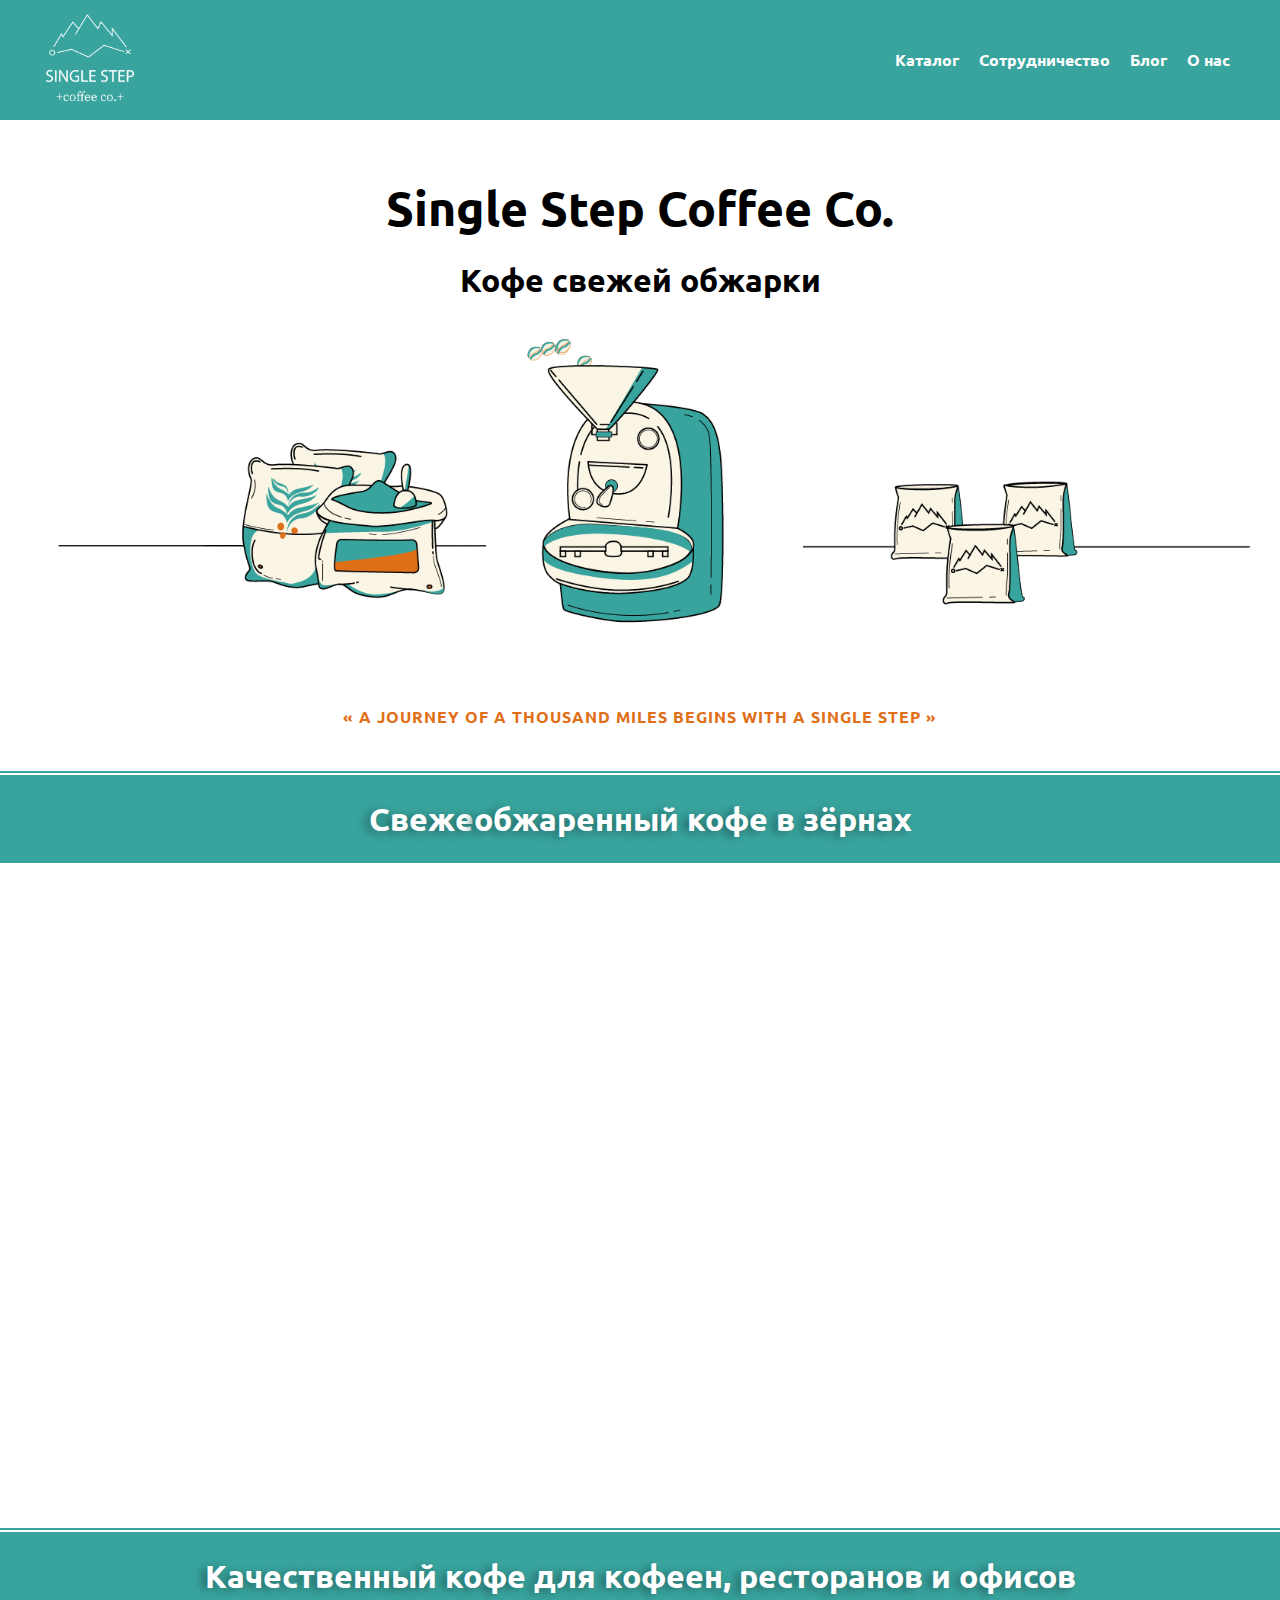
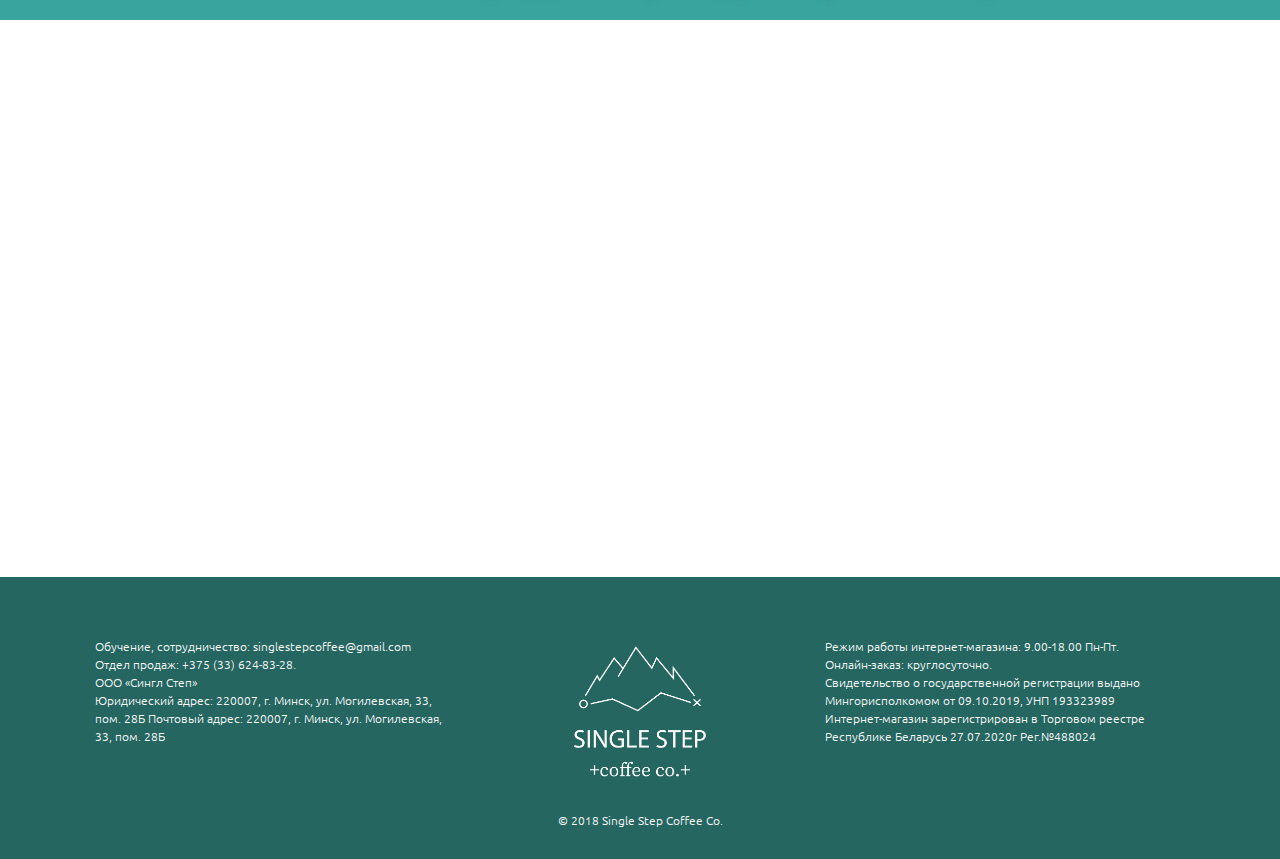
<file: index.html>
<!DOCTYPE html>
<html lang="ru">

<head>
  <meta charset="utf-8">
  <meta name="viewport" content="width=device-width, initial-scale=1.0">
  <title>Свежеобжаренный кофе Single Step Coffee Co.</title>
  <link rel="stylesheet" href="styles/styles.css">
  <link rel="icon" href="images/favicon.ico">
  <link rel="preconnect" href="https://fonts.gstatic.com">
  <link href="https://fonts.googleapis.com/css2?family=Ubuntu:wght@300;400;700&display=swap" rel="stylesheet">
  <link rel="stylesheet" href="styles/animate.min.css">
</head>

<body>
  <div class="grid-container">
    <!-- header -->
    <header class="header">
      <a href="index.html"><img class="header__logo" src="images/logo.svg" alt="single-step-logo"></a>
      <a href="javascript: menuToggler();" class="menu__toggler">
        <span></span>
        <span></span>
        <span></span>
        <span></span>
      </a>
      <nav class="menu menu_vertical">
        <ul class="menu__list">
          <li class="menu__item"><a href="shop.html">Каталог</a></li>
          <li class="menu__item"><a href="cooperation.html">Сотрудничество</a></li>
          <li class="menu__item"><a href="blog.html">Блог</a></li>
          <li class="menu__item"><a href="about.html">О нас</a></li>
        </ul>
      </nav>
    </header>
    <!-- /header -->

    <!-- main -->
    <main>
      <h1>Single Step Coffee Co.</h1>
      <h2>Кофе свежей обжарки</h2>
      <!-- banner -->
      <div class="banner">
        <img src="images/banner.gif" alt="cooffee-roasting-banner">
      </div>
      <p class="slogan wow slideInDown">&#171; A journey of a thousand miles begins with a single step &#187;</p>

      <!-- shop preview -->
      <div class="shop">
        <h3>Свеже<wbr>обжаренный кофе в зёрнах</h3>
        <div class="shop-container wow fadeInUp">
          <div class="shop-item shop-item_index-page">
            <img class="shop-item__image" src="images/content/Columbia_Collection.jpg" alt="Columbia-Сollection-coffee">
            <div class="shop-item__title">Collection: Columbia El Diviso</div>
            <div class="shop-item__subtitle">обжарка: фильтр</div>
            <div class="shop-item__price">30 p. | 250 г</div>
            <a href="shop-item_columbia-el-diviso.html" class="shop-item__button">Подробнее</a>
          </div>
          <div class="shop-item shop-item_index-page">
            <img class="shop-item__image" src="images/content/Ethiopia-Dara.gif" alt="Ethiopia-Dara-coffee">
            <div class="shop-item__title">Ethiopia Dara</div>
            <div class="shop-item__subtitle">обжарка: фильтр</div>
            <div class="shop-item__price">25 p. | 250 г</div>
            <a href="#" class="shop-item__button">Подробнее</a>
          </div>
          <div class="shop-item shop-item_index-page">
            <img class="shop-item__image" src="images/content/Columbia_Garzon.jpg" alt="Columbia-Garzon-coffee">
            <div class="shop-item__title">Columbia Garzon</div>
            <div class="shop-item__subtitle">обжарка: эспрессо</div>
            <div class="shop-item__price">58 p. | 1 кг</div>
            <a href="#" class="shop-item__button">Подробнее</a>
          </div>
          <div class="shop-item shop-item_index-page">
            <img class="shop-item__image" src="images/content/Brazil_San_Rafael.jpg" alt="Brazil-San-Rafael-coffee">
            <div class="shop-item__title">Classics: Brazil San Rafael</div>
            <div class="shop-item__subtitle">обжарка: эспрессо</div>
            <div class="shop-item__price">47 p. | 1 кг</div>
            <a href="#" class="shop-item__button">Подробнее</a>
          </div>
        </div>
        <form action="shop.html" class="btn-primary-wrap">
          <button class="btn-primary wow fadeInUp">Перейти в каталог</button>
        </form>
      </div>

      <!-- partnership preview -->
      <div class="cooperation">
        <h3>Качественный кофе для кофеен, ресторанов и офисов</h3>
        <div class="content">
          <div class="content__image wow fadeInRight">
            <img src="images/cooperation-handshake.png" alt="handshake-img">
          </div>
          <div class="content__text wow fadeInLeft">
            Вкусный кофе &mdash; это непрерывный процесс. Выбор зерна, стабильность поставок, обучение сотрудников и постоянный контроль качества…
            Мы возьмем это на себя!
            Single Step &mdash; команда чемпионов, признанных лидеров индустрии.
            Мы годами накапливали знания и опыт, которые теперь станут Вашим преимуществом.
          </div>
        </div>
        <form action="cooperation.html" class="btn-primary-wrap">
          <button class="btn-primary wow fadeInUp">Получить прайс</button>
        </form>
      </div>

      <!-- social media links -->
      <div class="socialmedia-icons wow fadeInUp">
        <a href="https://www.facebook.com/singlestepcoffee/" target="_blank">
          <svg class="socialmedia-icons__facebook" xmlns="http://www.w3.org/2000/svg" height="48px" width="48px" viewBox="0 0 48 48">
            <path fill="#39a49e"
              d="M47.761,24c0,13.121-10.638,23.76-23.758,23.76C10.877,47.76,0.239,37.121,0.239,24c0-13.124,10.638-23.76,23.764-23.76C37.123,0.24,47.761,10.876,47.761,24 M20.033,38.85H26.2V24.01h4.163l0.539-5.242H26.2v-3.083c0-1.156,0.769-1.427,1.308-1.427h3.318V9.168L26.258,9.15c-5.072,0-6.225,3.796-6.225,6.224v3.394H17.1v5.242h2.933V38.85z">
            </path>
          </svg>
        </a>
        <a href="https://www.instagram.com/singlestepcoffee/" target="_blank">
          <svg class="socialmedia-icons__instagram" xmlns="http://www.w3.org/2000/svg" height="48px" width="48px" viewBox="0 0 30 30">
            <path fill="#39a49e"
              d="M15,11.014 C12.801,11.014 11.015,12.797 11.015,15 C11.015,17.202 12.802,18.987 15,18.987 C17.199,18.987 18.987,17.202 18.987,15 C18.987,12.797 17.199,11.014 15,11.014 L15,11.014 Z M15,17.606 C13.556,17.606 12.393,16.439 12.393,15 C12.393,13.561 13.556,12.394 15,12.394 C16.429,12.394 17.607,13.561 17.607,15 C17.607,16.439 16.444,17.606 15,17.606 L15,17.606 Z">
            </path>
            <path fill="#39a49e" d="M19.385,9.556 C18.872,9.556 18.465,9.964 18.465,10.477 C18.465,10.989 18.872,11.396 19.385,11.396 C19.898,11.396 20.306,10.989 20.306,10.477 C20.306,9.964 19.897,9.556 19.385,9.556 L19.385,9.556 Z"></path>
            <path fill="#39a49e"
              d="M15.002,0.15 C6.798,0.15 0.149,6.797 0.149,15 C0.149,23.201 6.798,29.85 15.002,29.85 C23.201,29.85 29.852,23.202 29.852,15 C29.852,6.797 23.201,0.15 15.002,0.15 L15.002,0.15 Z M22.666,18.265 C22.666,20.688 20.687,22.666 18.25,22.666 L11.75,22.666 C9.312,22.666 7.333,20.687 7.333,18.28 L7.333,11.734 C7.333,9.312 9.311,7.334 11.75,7.334 L18.25,7.334 C20.688,7.334 22.666,9.312 22.666,11.734 L22.666,18.265 L22.666,18.265 Z">
            </path>
          </svg>
        </a>
      </div>
    </main>
    <!-- /main -->

    <!-- footer -->
    <footer class="footer">
      <div class="footer__flex-container">
        <div class="footer__content">
          Обучение, cотрудничество: singlestepcoffee@gmail.com<br>
          Отдел продаж: +375 (33) 624-83-28.<br>
          ООО «Сингл Степ»<br>
          Юридический адрес: 220007, г. Минск, ул. Могилевская, 33, пом. 28Б
          Почтовый адрес: 220007, г. Минск, ул. Могилевская, 33, пом. 28Б
        </div>
        <div class="footer__logo">
          <img src="images/logo.svg" alt="single-step-logo">
        </div>
        <div class="footer__content">
          Режим работы интернет-магазина: 9.00-18.00 Пн-Пт.<br>
          Онлайн-заказ: круглосуточно.<br>
          Свидетельство о государственной регистрации выдано Мингорисполкомом от 09.10.2019, УНП 193323989<br>
          Интернет-магазин зарегистрирован в Торговом реестре Республике Беларусь 27.07.2020г Рег.№488024
        </div>
      </div>
      <div class="footer__copy">&copy; 2018 Single Step Coffee Co.</div>
    </footer>
    <!-- /footer -->
  </div>

  <!-- scripts -->
  <script src="scripts/jquery-3.6.0.min.js"></script>
  <script src="scripts/script.js"></script>
  <script src="scripts/wow.min.js"></script>
</body>

</html>
</file>
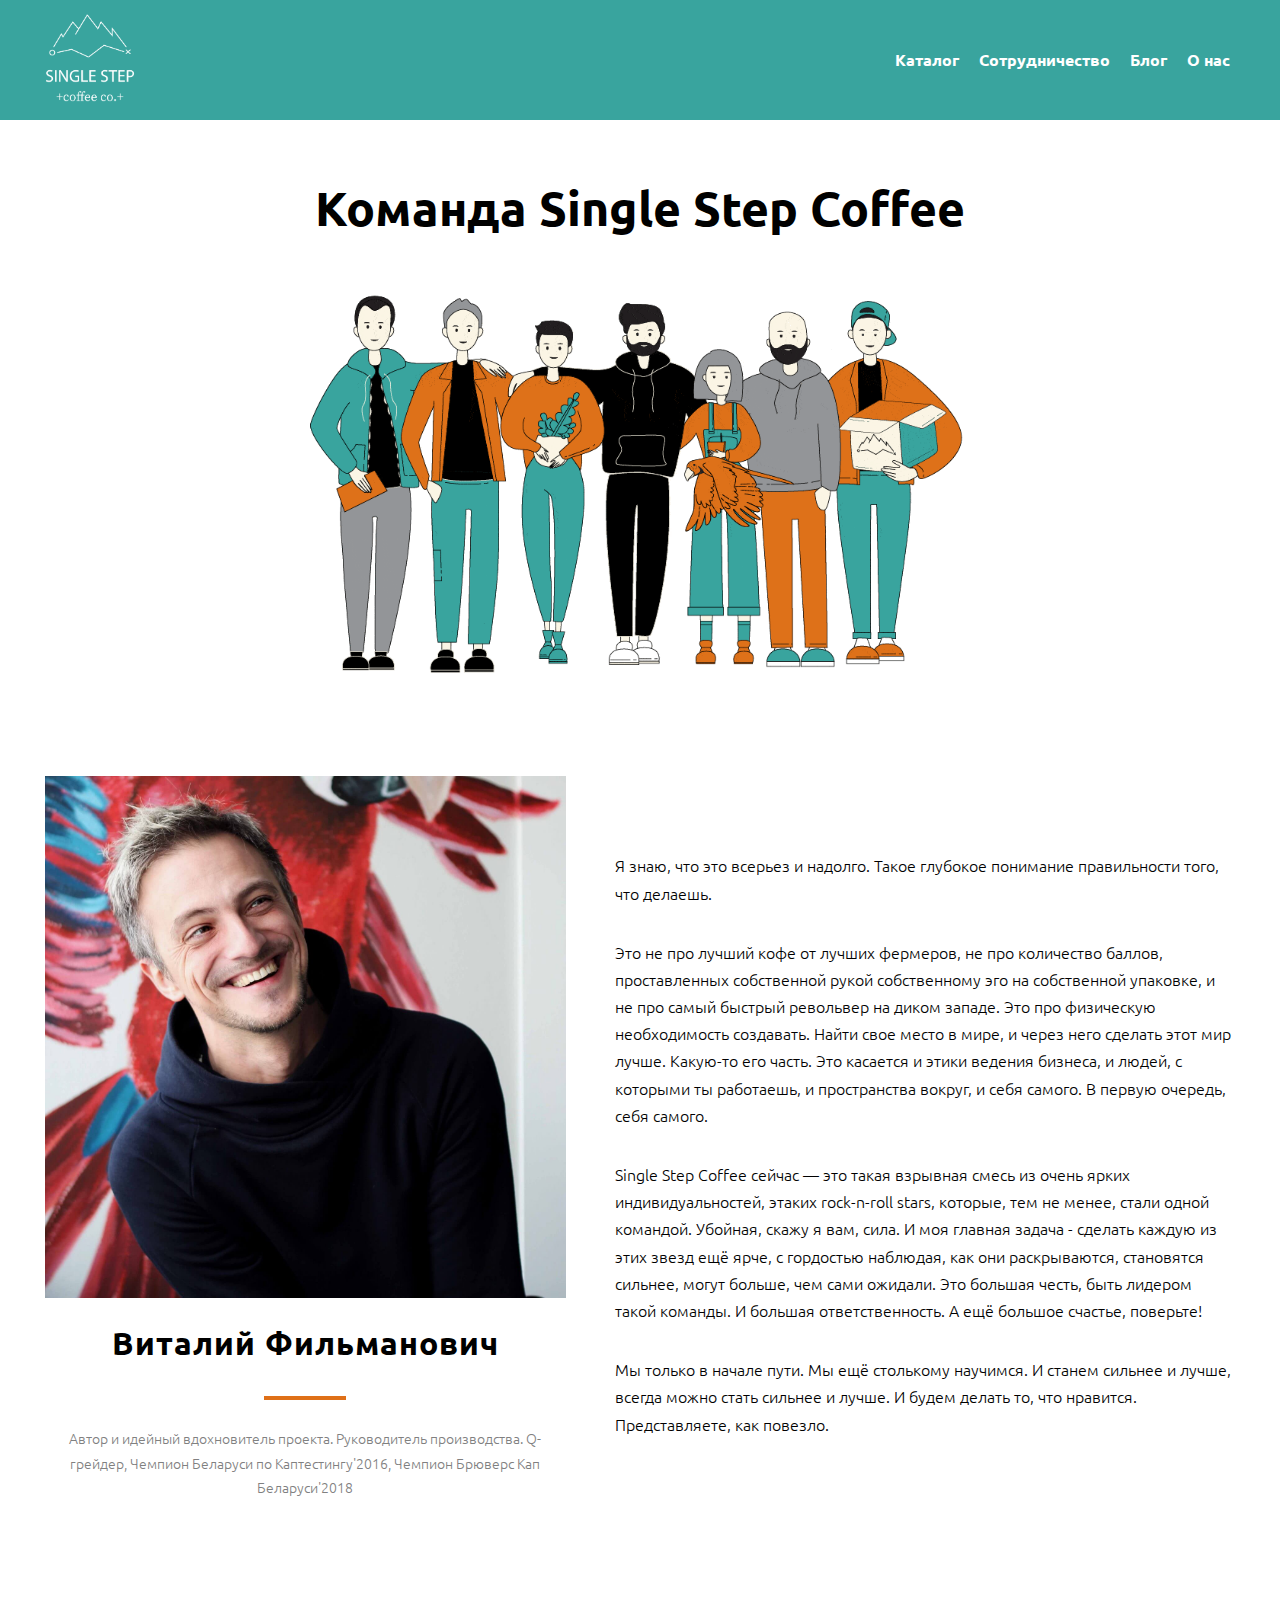
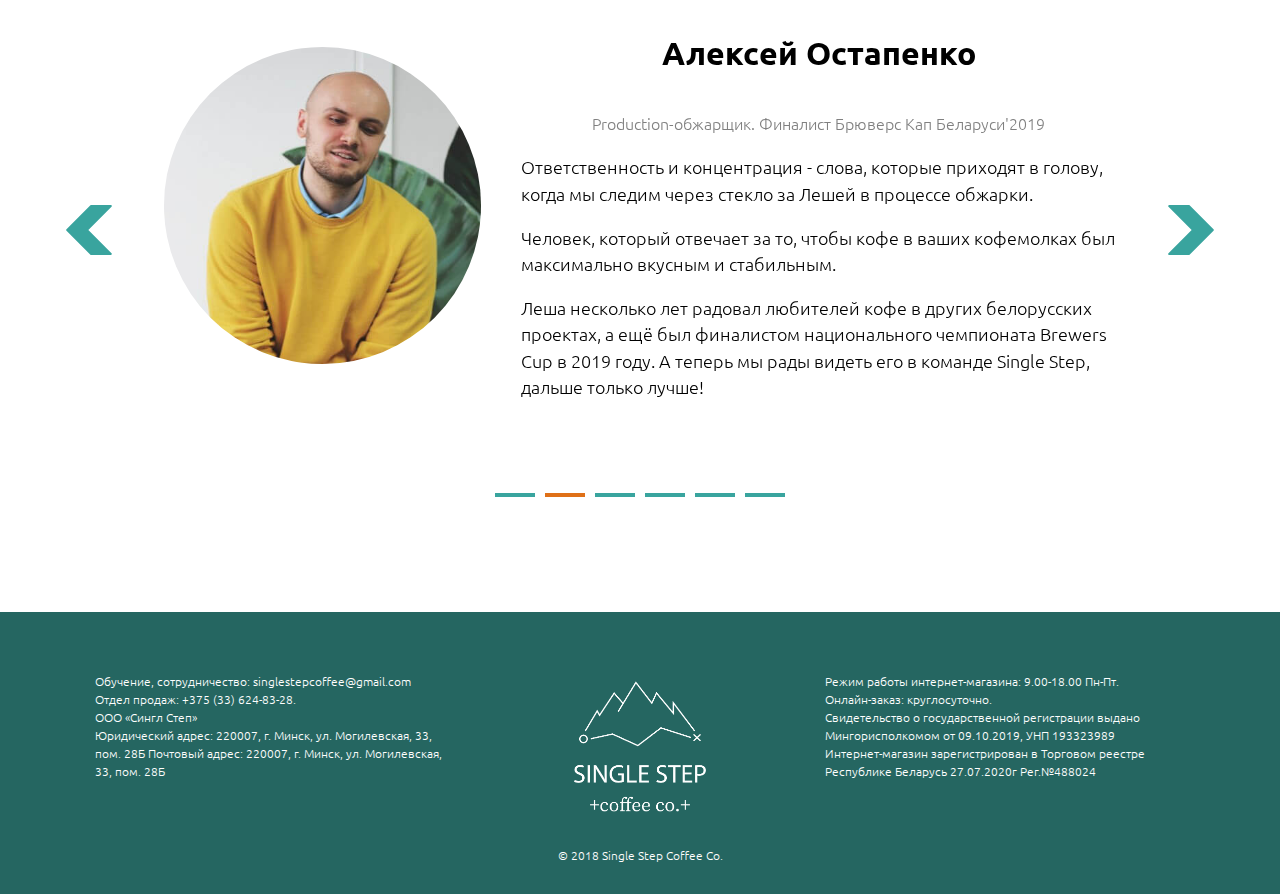
<file: about.html>
<!DOCTYPE html>
<html lang="ru">

<head>
  <meta charset="utf-8">
  <meta name="viewport" content="width=device-width, initial-scale=1.0">
  <title>Команда Single Step Coffee</title>
  <link rel="stylesheet" href="styles/styles.css">
  <link rel="icon" href="images/favicon.ico">
  <link rel="preconnect" href="https://fonts.gstatic.com">
  <link href="https://fonts.googleapis.com/css2?family=Ubuntu:wght@300;400;700&display=swap" rel="stylesheet">
  <link rel="stylesheet" href="styles/animate.min.css">
</head>

<body>
  <div class="grid-container">
    <!-- header -->
    <header class="header">
      <a href="index.html"><img class="header__logo" src="images/logo.svg" alt="single-step-logo"></a>
      <a href="javascript: menuToggler();" class="menu__toggler">
        <span></span>
        <span></span>
        <span></span>
        <span></span>
      </a>
      <nav class="menu menu_vertical">
        <ul class="menu__list">
          <li class="menu__item"><a href="shop.html">Каталог</a></li>
          <li class="menu__item"><a href="cooperation.html">Сотрудничество</a></li>
          <li class="menu__item"><a href="blog.html">Блог</a></li>
          <li class="menu__item"><a href="about.html">О нас</a></li>
        </ul>
      </nav>
    </header>
    <!-- /header -->

    <!-- main -->
    <main>
      <h1>Команда Single Step Coffee</h1>
      <!-- banner -->
      <div class="banner">
        <img src="images/about-team-banner.gif" alt="single-step-coffee-team-banner">
      </div>

      <!-- about founder Vitaly Filmanovich-->
      <div class="content">
        <div class="content__image wow fadeInLeft">
          <img src="images/content/about-vitaly.jpg" alt="Vitaly-Filmanovich-img">
          <p class="content__title">Виталий Фильманович</p>
          <hr class="content__stroke">
          <p class="small-text text-centered">Автор и идейный вдохновитель проекта. Руководитель производства. Q-грейдер, Чемпион Беларуси по Каптестингу'2016, Чемпион Брюверс Кап Беларуси'2018</p>
        </div>
        <div class="content__text">
          <p>Я знаю, что это всерьез и надолго. Такое глубокое понимание правильности того, что делаешь.</p>
          <p>Это не про лучший кофе от лучших фермеров, не про количество баллов, проставленных собственной рукой собственному эго на собственной упаковке, и не про самый быстрый револьвер на диком западе. Это про физическую необходимость создавать.
            Найти свое место в мире, и через него сделать этот мир лучше. Какую-то его часть. Это касается и этики ведения бизнеса, и людей, с которыми ты работаешь, и пространства вокруг, и себя самого. В первую очередь, себя самого.</p>
          <p>Single Step Coffee сейчас &mdash; это такая взрывная смесь из очень ярких индивидуальностей, этаких rock-n-roll stars, которые, тем не менее, стали одной командой. Убойная, скажу я вам, сила. И моя главная задача - сделать каждую из этих
            звезд ещё ярче, с гордостью наблюдая, как они раскрываются, становятся сильнее, могут больше, чем сами ожидали. Это большая честь, быть лидером такой команды. И большая ответственность. А ещё большое счастье, поверьте!</p>
          <p>Мы только в начале пути. Мы ещё столькому научимся. И станем сильнее и лучше, всегда можно стать сильнее и лучше. И будем делать то, что нравится. Представляете, как повезло.</p>
        </div>
      </div>

      <!-- slider with info about team -->
      <div class="slider">
        <div class="slider__item">
          <div class="slider__image">
            <img src="images/content/about-daria.jpg" alt="Daria-Pinchuck-photo" class="rounded">
          </div>
          <div class="slider__description">
            <p class="slider__heading">Дарья Пинчук</p>
            <div class="small-text text-centered">
              Тренер. Бренд-амбассадор. SCA Brewing Professional, Чемпион России по Альтернативному Каптестингу'2016, Чемпион Бариста Беларуси'2018 и '2019
            </div>
            <p>Ориентир и пример для подражания целого поколения молодых бариста. Вечный двигатель, стремящийся к цели, находящейся чуть дальше линии горизонта.</p>
            <p>Достойный амбассадор белорусского кофейного комьюнити на международной арене. Эксцентричный трудоголик, с которым не соскучишься.</p>
            <p>Даша отвечает за образовательное направление в компании, проводит дегустации и знакомит гостей с богатством вкусовой палитры Single Step Coffee co.</p>
          </div>
        </div>
        <div class="slider__item">
          <div class="slider__image">
            <img src="images/content/about-aleksey.jpg" alt="Aleksey-Ostapenko-photo" class="rounded">
          </div>
          <div class="slider__description">
            <p class="slider__heading">Алексей Остапенко</p>
            <div class="small-text text-centered">
              Production-обжарщик. Финалист Брюверс Кап Беларуси'2019
            </div>
            <p>Ответственность и концентрация - слова, которые приходят в голову, когда мы следим через стекло за Лешей в процессе обжарки.</p>
            <p>Человек, который отвечает за то, чтобы кофе в ваших кофемолках был максимально вкусным и стабильным.</p>
            <p>Леша несколько лет радовал любителей кофе в других белорусских проектах, а ещё был финалистом национального чемпионата Brewers Cup в 2019 году. А теперь мы рады видеть его в команде Single Step, дальше только лучше!</p>
          </div>
        </div>
        <div class="slider__item">
          <div class="slider__image">
            <img src="images/content/about-ekaterina.jpg" alt="Ekaterina-Gorustovich-photo" class="rounded">
          </div>
          <div class="slider__description">
            <p class="slider__heading">Екатерина Горустович</p>
            <div class="small-text text-centered">
              Дизайнер. Художник. Чемпион Беларуси по Латте-арт'2019
            </div>
            <p>Тот самый волшебный человек, благодаря которому Single Step становится красивее и красивее. С каждой этикеткой, открыткой, стикером...честно говоря, всё, к чему прикасается Катя - неизбежно становится красивым! ⠀</p>
            <p>Вы, конечно, уже догадались, что Катюша занимает в нашей команде позицию дизайнера. ⠀</p>
            <p>А ещё она невероятно талантливый латте-артист! Создавать картины питчером у Катюши получается не хуже, чем кистью. И не менее талантливый игрок в кикер (вот уж кто не даёт нашим мальчикам расслабиться в корпоративных турнирах по
              настольному футболу...)</p>
          </div>
        </div>
        <div class="slider__item">
          <div class="slider__image">
            <img src="images/content/about-alexandr.jpg" alt="Alexandr-Shichko-photo" class="rounded">
          </div>
          <div class="slider__description">
            <p class="slider__heading">Александр Шичко</p>
            <div class="small-text text-centered">
              Менеджер. Тренер. Чемпион Беларуси по каптестингу'2017 и '2019, Чемпион Беларуси по Латте-арт'2018
            </div>
            <p>Человек-энергия. Никогда не стоит на месте. Постоянно пробует новое и всегда готов прийти на помощь! Это мы сейчас и про Сашины личные качества, и про его должностные обязанности.</p>
            <p>В нашей команде Саша отвечает за связи с общественностью, работу с клиентами и контроль качества на местах.</p>
            <p>Саша - живое подтверждение тому, что талантливый человек талантлив во всём. За плечами - победы в 3 национальных чемпионатах и, поверьте, он не собирается останавливаться!</p>
            <p>А ещё Саша хранит гигабайты неудачных фотографии каждого из нашей команды...(поэтому с Сашей лучше дружить)</p>
          </div>
        </div>
        <div class="slider__item">
          <div class="slider__image">
            <img src="images/content/about-artur.jpg" alt="Artur-Hacuk-photo" class="rounded">
          </div>
          <div class="slider__description">
            <p class="slider__heading">Артур Хацук</p>
            <div class="small-text text-centered">
              Финансовый директор
            </div>
            <p>Голос здравого смысла в нашей чуть-чуть сумасшедшей команде. Появление Артура сделало нас ответственнее. Теперь мы все с удовольствием (или почти с удовольствием) заполняем таблицы, ставим галочки и ведём учёт всего, что можно учесть.
            </p>
            <p>В Single Step Артур отвечает за финансы и экономику проекта. ⠀</p>
            <p>Активно погружаясь в кофе, Артур не забывает про своё главное хобби - футбол (а он его не просто смотрит, но ещё и играет).<br>Сильный соперник в любой игре, где есть мяч. Так что мы теперь дважды подумаем, прежде чем согласиться
              сыграть с Артуром на пиво. ⠀</p>
          </div>
        </div>
        <div class="slider__item">
          <div class="slider__image">
            <img src="images/content/about-ivan.jpg" alt="Ivan-Pinchuck-photo" class="rounded">
          </div>
          <div class="slider__description">
            <p class="slider__heading">Иван Пинчук</p>
            <div class="small-text text-centered">
              Куратор склада
            </div>
            <p>Самый юный участник нашей команды. Этикетки, пачки, коробки - их стало слишком много и мы поняли, что им требуется твёрдая рука. Так Ваня и появился в проекте.</p>
            <p>Как вы уже поняли, Ваня отвечает за наклейки, фасовку и систему на складе. Начиная работать с нами, Ваня активно отказывался от кофе, утверждая, что совсем его не любит. А теперь его даже можно заметить за завариванием воронки</p>
            <p>Чем занимается Ваня в свободное от учёбы и работы время мы точно не знаем, но есть подозрение, что он состоит в каком-то бойцовском клубе. Ходят слухи, что Ваня может с лёгкостью носить по 3 коробки с кофе в каждой руке. Но не делает
              этого... из скромности, наверное.</p>
          </div>
        </div>
      </div>
      <!-- /slider -->

      <!-- social media links -->
      <div class="socialmedia-icons wow fadeInUp">
        <a href="https://www.facebook.com/singlestepcoffee/" target="_blank">
          <svg class="socialmedia-icons__facebook" xmlns="http://www.w3.org/2000/svg" height="48px" width="48px" viewBox="0 0 48 48">
            <path fill="#39a49e"
              d="M47.761,24c0,13.121-10.638,23.76-23.758,23.76C10.877,47.76,0.239,37.121,0.239,24c0-13.124,10.638-23.76,23.764-23.76C37.123,0.24,47.761,10.876,47.761,24 M20.033,38.85H26.2V24.01h4.163l0.539-5.242H26.2v-3.083c0-1.156,0.769-1.427,1.308-1.427h3.318V9.168L26.258,9.15c-5.072,0-6.225,3.796-6.225,6.224v3.394H17.1v5.242h2.933V38.85z">
            </path>
          </svg>
        </a>
        <a href="https://www.instagram.com/singlestepcoffee/" target="_blank">
          <svg class="socialmedia-icons__instagram" xmlns="http://www.w3.org/2000/svg" height="48px" width="48px" viewBox="0 0 30 30">
            <path fill="#39a49e"
              d="M15,11.014 C12.801,11.014 11.015,12.797 11.015,15 C11.015,17.202 12.802,18.987 15,18.987 C17.199,18.987 18.987,17.202 18.987,15 C18.987,12.797 17.199,11.014 15,11.014 L15,11.014 Z M15,17.606 C13.556,17.606 12.393,16.439 12.393,15 C12.393,13.561 13.556,12.394 15,12.394 C16.429,12.394 17.607,13.561 17.607,15 C17.607,16.439 16.444,17.606 15,17.606 L15,17.606 Z">
            </path>
            <path fill="#39a49e" d="M19.385,9.556 C18.872,9.556 18.465,9.964 18.465,10.477 C18.465,10.989 18.872,11.396 19.385,11.396 C19.898,11.396 20.306,10.989 20.306,10.477 C20.306,9.964 19.897,9.556 19.385,9.556 L19.385,9.556 Z"></path>
            <path fill="#39a49e"
              d="M15.002,0.15 C6.798,0.15 0.149,6.797 0.149,15 C0.149,23.201 6.798,29.85 15.002,29.85 C23.201,29.85 29.852,23.202 29.852,15 C29.852,6.797 23.201,0.15 15.002,0.15 L15.002,0.15 Z M22.666,18.265 C22.666,20.688 20.687,22.666 18.25,22.666 L11.75,22.666 C9.312,22.666 7.333,20.687 7.333,18.28 L7.333,11.734 C7.333,9.312 9.311,7.334 11.75,7.334 L18.25,7.334 C20.688,7.334 22.666,9.312 22.666,11.734 L22.666,18.265 L22.666,18.265 Z">
            </path>
          </svg>
        </a>
      </div>
    </main>
    <!-- /main -->

    <!-- footer -->
    <footer class="footer">
      <div class="footer__flex-container">
        <div class="footer__content">
          Обучение, cотрудничество: singlestepcoffee@gmail.com<br>
          Отдел продаж: +375 (33) 624-83-28.<br>
          ООО «Сингл Степ»<br>
          Юридический адрес: 220007, г. Минск, ул. Могилевская, 33, пом. 28Б
          Почтовый адрес: 220007, г. Минск, ул. Могилевская, 33, пом. 28Б
        </div>
        <div class="footer__logo">
          <img src="images/logo.svg" alt="single-step-logo">
        </div>
        <div class="footer__content">
          Режим работы интернет-магазина: 9.00-18.00 Пн-Пт.<br>
          Онлайн-заказ: круглосуточно.<br>
          Свидетельство о государственной регистрации выдано Мингорисполкомом от 09.10.2019, УНП 193323989<br>
          Интернет-магазин зарегистрирован в Торговом реестре Республике Беларусь 27.07.2020г Рег.№488024
        </div>
      </div>
      <div class="footer__copy">&copy; 2018 Single Step Coffee Co.</div>
    </footer>
    <!-- /footer -->
  </div>

  <!-- scripts -->
  <script src="scripts/jquery-3.6.0.min.js"></script>
  <script src="scripts/script.js"></script>
  <script src="scripts/wow.min.js"></script>
  <!-- connect Slick Slider -->
  <script src="scripts/slick.min.js"></script>
  <script>
    $('.slider').slick({
      arrows: true,
      dots: true,
      adaptiveHeight: true,
      slidesToShow: 1,
      slidesToScroll: 1,
      speed: 700,
      easing: 'ease-in-out',
      infinite: true,
      initialSlide: 1,
      autoplay: true,
      autoplaySpeed: 7000,
      draggable: true,
      swipe: true,
      touchTreshold: 20,
      touchMove: true
    });
  </script>
</body>

</html>
</file>
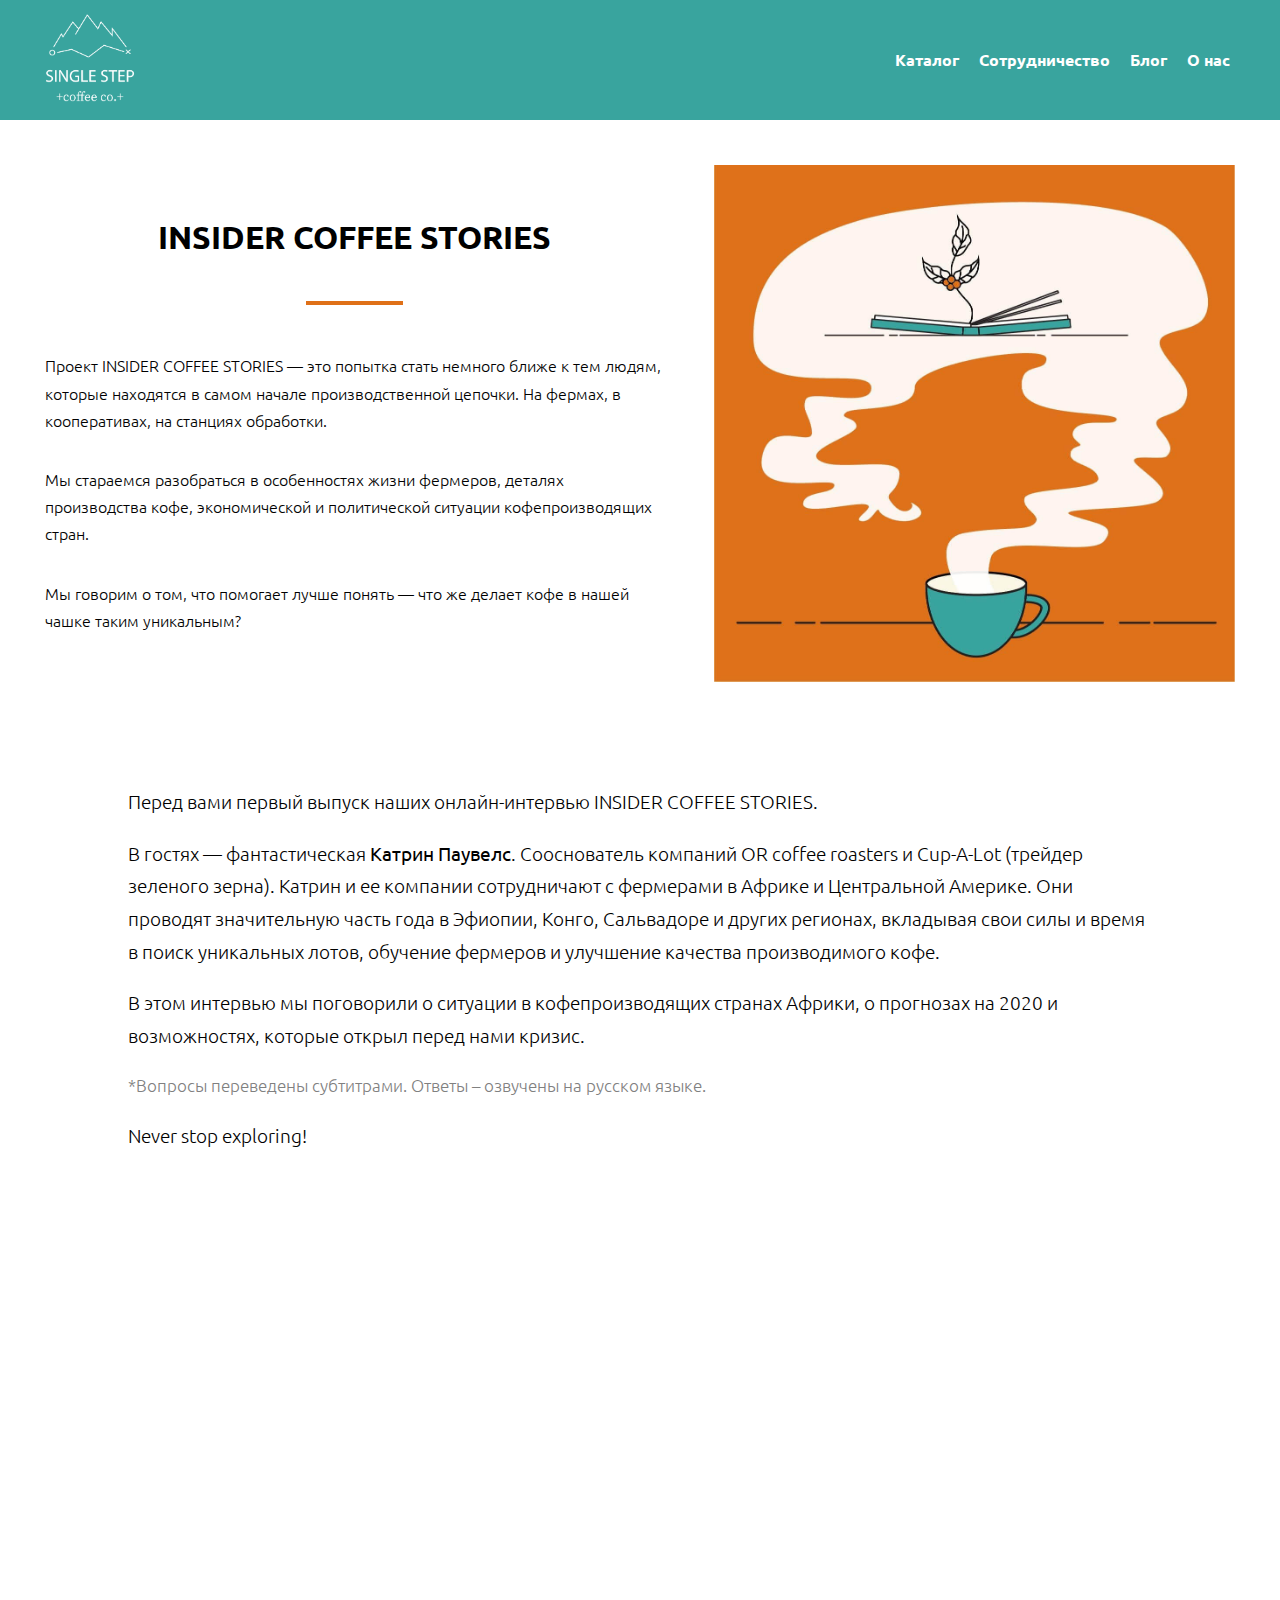
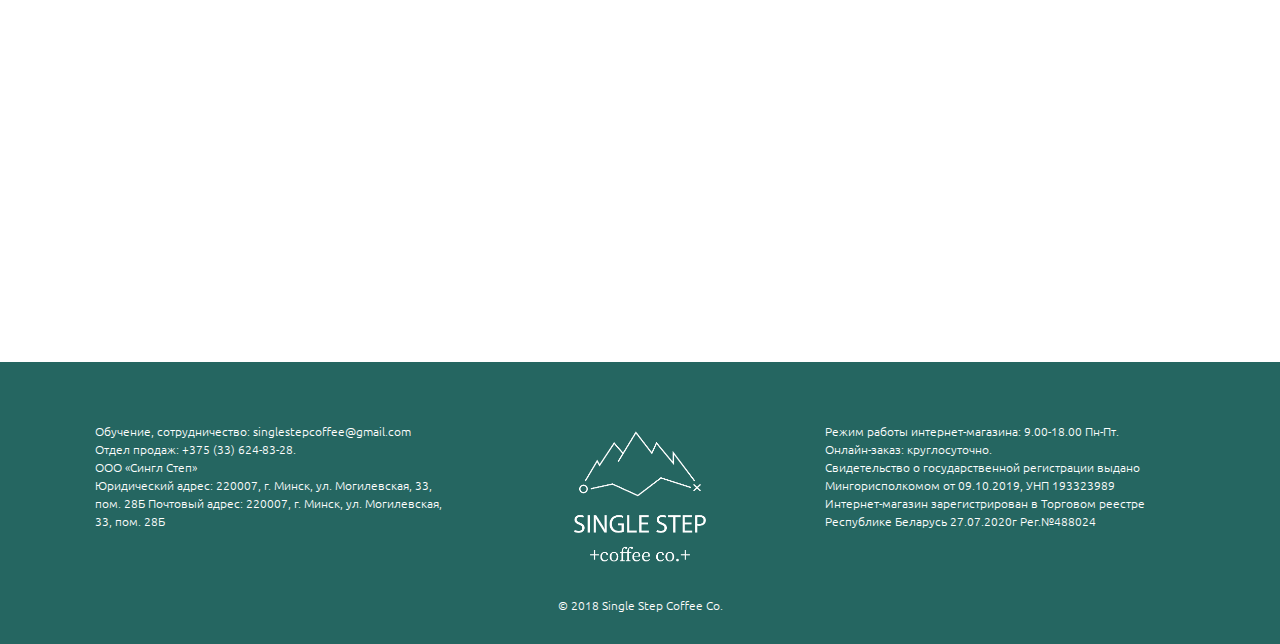
<file: article1-katrien.html>
<!DOCTYPE html>
<html lang="ru">

<head>
  <meta charset="utf-8">
  <meta name="viewport" content="width=device-width, initial-scale=1.0">
  <title>INSIDER COFFEE STORIES: Катрин Паувелс</title>
  <link rel="stylesheet" href="styles/styles.css">
  <link rel="icon" href="images/favicon.ico">
  <link rel="preconnect" href="https://fonts.gstatic.com">
  <link href="https://fonts.googleapis.com/css2?family=Ubuntu:wght@300;400;700&display=swap" rel="stylesheet">
  <link rel="stylesheet" href="styles/animate.min.css">
</head>

<body>
  <div class="grid-container">
    <!-- header -->
    <header class="header">
      <a href="index.html"><img class="header__logo" src="images/logo.svg" alt="single-step-logo"></a>
      <a href="javascript: menuToggler();" class="menu__toggler">
        <span></span>
        <span></span>
        <span></span>
        <span></span>
      </a>
      <nav class="menu menu_vertical">
        <ul class="menu__list">
          <li class="menu__item"><a href="shop.html">Каталог</a></li>
          <li class="menu__item"><a href="cooperation.html">Сотрудничество</a></li>
          <li class="menu__item"><a href="blog.html">Блог</a></li>
          <li class="menu__item"><a href="about.html">О нас</a></li>
        </ul>
      </nav>
    </header>
    <!-- /header -->

    <!-- main -->
    <main>
      <!-- introduction to blogpost series -->
      <div class="blog-intro">
        <div class="content">
          <div class="content__text">
            <h2 class="uppercase-header wow fadeInLeft">Insider Coffee Stories</h2>
            <hr>
            <p>Проект INSIDER COFFEE STORIES &mdash; это попытка стать немного ближе к тем людям, которые находятся в самом начале производственной цепочки. На фермах, в кооперативах, на станциях обработки.</p>
            <p>Мы стараемся разобраться в особенностях жизни фермеров, деталях производства кофе, экономической и политической ситуации кофепроизводящих стран.</p>
            <p>Мы говорим о том, что помогает лучше понять &mdash; что же делает кофе в нашей чашке таким уникальным?</p>
          </div>
          <div class="content__image wow fadeInRight">
            <img src="images/insider-coffee-stories.jpg" alt="coffee-atmosphere">
          </div>
        </div>

        <!-- article -->
        <div class="text">
          <p>Перед вами первый выпуск наших онлайн-интервью INSIDER COFFEE STORIES.</p>
          <p>В гостях &mdash; фантастическая <strong>Катрин Паувелс</strong>. Сооснователь компаний OR coffee roasters и Cup-A-Lot (трейдер зеленого зерна). Катрин и ее компании сотрудничают с фермерами в Африке и Центральной Америке. Они проводят
            значительную часть года в Эфиопии, Конго, Сальвадоре и других регионах, вкладывая свои силы и время в поиск уникальных лотов, обучение фермеров и улучшение качества производимого кофе.</p>
          <p>В этом интервью мы поговорили о ситуации в кофепроизводящих странах Африки, о прогнозах на 2020 и возможностях, которые открыл перед нами кризис.</p>
          <p class="small-text">*Вопросы переведены субтитрами. Ответы &ndash; озвучены на русском языке.</p>
          <p>Never stop exploring!</p>
        </div>

        <!-- video -->
        <div class="video-wrap">
          <iframe width="560" height="315" src="https://www.youtube.com/embed/1QgVulLTZY0" title="YouTube video player" allow="accelerometer; autoplay; clipboard-write; encrypted-media; gyroscope; picture-in-picture" allowfullscreen></iframe>
        </div>

        <!-- button back to blog -->
        <form action="blog.html" class="btn-primary-wrap">
          <button class="btn-primary wow fadeInUp">Вернуться в блог</button>
        </form>
      </div>

      <!-- social media links -->
      <div class="socialmedia-icons wow fadeInUp">
        <a href="https://www.facebook.com/singlestepcoffee/" target="_blank">
          <svg class="socialmedia-icons__facebook" xmlns="http://www.w3.org/2000/svg" height="48px" width="48px" viewBox="0 0 48 48">
            <path fill="#39a49e"
              d="M47.761,24c0,13.121-10.638,23.76-23.758,23.76C10.877,47.76,0.239,37.121,0.239,24c0-13.124,10.638-23.76,23.764-23.76C37.123,0.24,47.761,10.876,47.761,24 M20.033,38.85H26.2V24.01h4.163l0.539-5.242H26.2v-3.083c0-1.156,0.769-1.427,1.308-1.427h3.318V9.168L26.258,9.15c-5.072,0-6.225,3.796-6.225,6.224v3.394H17.1v5.242h2.933V38.85z">
            </path>
          </svg>
        </a>
        <a href="https://www.instagram.com/singlestepcoffee/" target="_blank">
          <svg class="socialmedia-icons__instagram" xmlns="http://www.w3.org/2000/svg" height="48px" width="48px" viewBox="0 0 30 30">
            <path fill="#39a49e"
              d="M15,11.014 C12.801,11.014 11.015,12.797 11.015,15 C11.015,17.202 12.802,18.987 15,18.987 C17.199,18.987 18.987,17.202 18.987,15 C18.987,12.797 17.199,11.014 15,11.014 L15,11.014 Z M15,17.606 C13.556,17.606 12.393,16.439 12.393,15 C12.393,13.561 13.556,12.394 15,12.394 C16.429,12.394 17.607,13.561 17.607,15 C17.607,16.439 16.444,17.606 15,17.606 L15,17.606 Z">
            </path>
            <path fill="#39a49e" d="M19.385,9.556 C18.872,9.556 18.465,9.964 18.465,10.477 C18.465,10.989 18.872,11.396 19.385,11.396 C19.898,11.396 20.306,10.989 20.306,10.477 C20.306,9.964 19.897,9.556 19.385,9.556 L19.385,9.556 Z"></path>
            <path fill="#39a49e"
              d="M15.002,0.15 C6.798,0.15 0.149,6.797 0.149,15 C0.149,23.201 6.798,29.85 15.002,29.85 C23.201,29.85 29.852,23.202 29.852,15 C29.852,6.797 23.201,0.15 15.002,0.15 L15.002,0.15 Z M22.666,18.265 C22.666,20.688 20.687,22.666 18.25,22.666 L11.75,22.666 C9.312,22.666 7.333,20.687 7.333,18.28 L7.333,11.734 C7.333,9.312 9.311,7.334 11.75,7.334 L18.25,7.334 C20.688,7.334 22.666,9.312 22.666,11.734 L22.666,18.265 L22.666,18.265 Z">
            </path>
          </svg>
        </a>
      </div>
    </main>
    <!-- /main -->

    <!-- footer -->
    <footer class="footer">
      <div class="footer__flex-container">
        <div class="footer__content">
          Обучение, cотрудничество: singlestepcoffee@gmail.com<br>
          Отдел продаж: +375 (33) 624-83-28.<br>
          ООО «Сингл Степ»<br>
          Юридический адрес: 220007, г. Минск, ул. Могилевская, 33, пом. 28Б
          Почтовый адрес: 220007, г. Минск, ул. Могилевская, 33, пом. 28Б
        </div>
        <div class="footer__logo">
          <img src="images/logo.svg" alt="single-step-logo">
        </div>
        <div class="footer__content">
          Режим работы интернет-магазина: 9.00-18.00 Пн-Пт.<br>
          Онлайн-заказ: круглосуточно.<br>
          Свидетельство о государственной регистрации выдано Мингорисполкомом от 09.10.2019, УНП 193323989<br>
          Интернет-магазин зарегистрирован в Торговом реестре Республике Беларусь 27.07.2020г Рег.№488024
        </div>
      </div>
      <div class="footer__copy">&copy; 2018 Single Step Coffee Co.</div>
    </footer>
    <!-- /footer -->
  </div>

  <!-- scripts -->
  <script src="scripts/jquery-3.6.0.min.js"></script>
  <script src="scripts/script.js"></script>
  <script src="scripts/wow.min.js"></script>
</body>

</html>
</file>
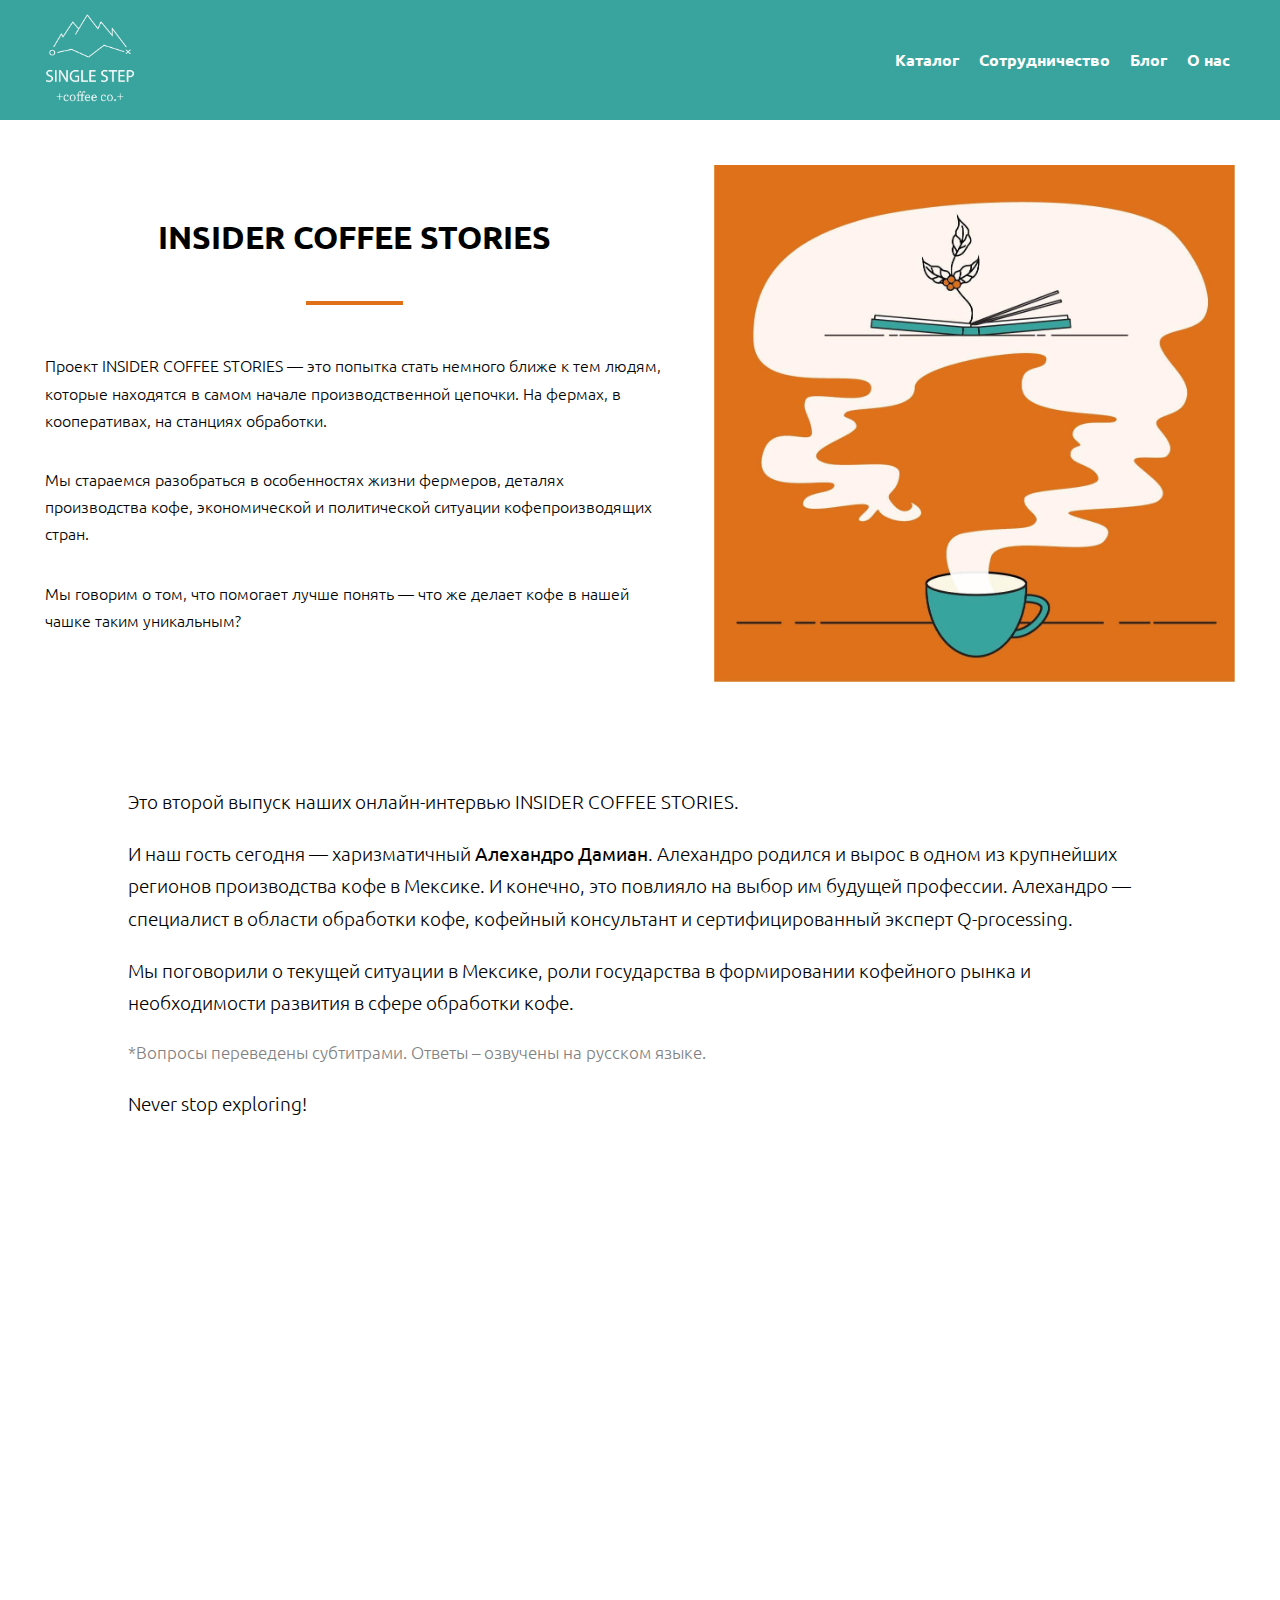
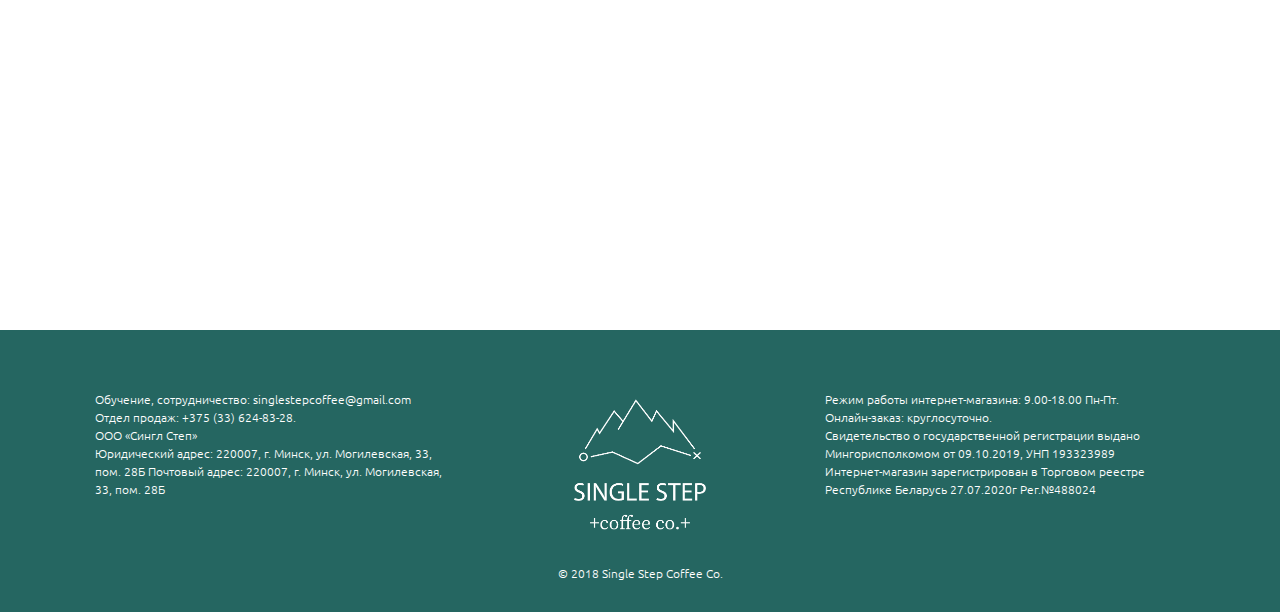
<file: article2-alejandro.html>
<!DOCTYPE html>
<html lang="ru">

<head>
  <meta charset="utf-8">
  <meta name="viewport" content="width=device-width, initial-scale=1.0">
  <title>INSIDER COFFEE STORIES: Алехандро Дамиан</title>
  <link rel="stylesheet" href="styles/styles.css">
  <link rel="icon" href="images/favicon.ico">
  <link rel="preconnect" href="https://fonts.gstatic.com">
  <link href="https://fonts.googleapis.com/css2?family=Ubuntu:wght@300;400;700&display=swap" rel="stylesheet">
  <link rel="stylesheet" href="styles/animate.min.css">
</head>

<body>
  <div class="grid-container">
    <!-- header -->
    <header class="header">
      <a href="index.html"><img class="header__logo" src="images/logo.svg" alt="single-step-logo"></a>
      <a href="javascript: menuToggler();" class="menu__toggler">
        <span></span>
        <span></span>
        <span></span>
        <span></span>
      </a>
      <nav class="menu menu_vertical">
        <ul class="menu__list">
          <li class="menu__item"><a href="shop.html">Каталог</a></li>
          <li class="menu__item"><a href="cooperation.html">Сотрудничество</a></li>
          <li class="menu__item"><a href="blog.html">Блог</a></li>
          <li class="menu__item"><a href="about.html">О нас</a></li>
        </ul>
      </nav>
    </header>
    <!-- /header -->

    <!-- main -->
    <main>
      <!-- introduction to blogpost series -->
      <div class="blog-intro">
        <div class="content">
          <div class="content__text">
            <h2 class="uppercase-header wow fadeInLeft">Insider Coffee Stories</h2>
            <hr>
            <p>Проект INSIDER COFFEE STORIES &mdash; это попытка стать немного ближе к тем людям, которые находятся в самом начале производственной цепочки. На фермах, в кооперативах, на станциях обработки.</p>
            <p>Мы стараемся разобраться в особенностях жизни фермеров, деталях производства кофе, экономической и политической ситуации кофепроизводящих стран.</p>
            <p>Мы говорим о том, что помогает лучше понять &mdash; что же делает кофе в нашей чашке таким уникальным?</p>
          </div>
          <div class="content__image wow fadeInRight">
            <img src="images/insider-coffee-stories.jpg" alt="coffee-atmosphere">
          </div>
        </div>

        <!-- article -->
        <div class="text">
          <p>Это второй выпуск наших онлайн-интервью INSIDER COFFEE STORIES.</p>
          <p>И наш гость сегодня &mdash; харизматичный <strong>Алехандро Дамиан</strong>. Алехандро родился и вырос в одном из крупнейших регионов производства кофе в Мексике. И конечно, это повлияло на выбор им будущей профессии. Алехандро &mdash;
            специалист в области обработки кофе, кофейный консультант и сертифицированный эксперт Q-processing.</p>
          <p>Мы поговорили о текущей ситуации в Мексике, роли государства в формировании кофейного рынка и необходимости развития в сфере обработки кофе.</p>
          <p class="small-text">*Вопросы переведены субтитрами. Ответы &ndash; озвучены на русском языке.</p>
          <p>Never stop exploring!</p>
        </div>

        <!-- video -->
        <div class="video-wrap">
          <iframe width="560" height="315" src="https://www.youtube.com/embed/3PNX-wI_hE0" title="YouTube video player" allow="accelerometer; autoplay; clipboard-write; encrypted-media; gyroscope; picture-in-picture" allowfullscreen></iframe>
        </div>

        <!-- button back to blog -->
        <form action="blog.html" class="btn-primary-wrap">
          <button class="btn-primary wow fadeInUp">Вернуться в блог</button>
        </form>
      </div>

      <!-- social media links -->
      <div class="socialmedia-icons wow fadeInUp">
        <a href="https://www.facebook.com/singlestepcoffee/" target="_blank">
          <svg class="socialmedia-icons__facebook" xmlns="http://www.w3.org/2000/svg" height="48px" width="48px" viewBox="0 0 48 48">
            <path fill="#39a49e"
              d="M47.761,24c0,13.121-10.638,23.76-23.758,23.76C10.877,47.76,0.239,37.121,0.239,24c0-13.124,10.638-23.76,23.764-23.76C37.123,0.24,47.761,10.876,47.761,24 M20.033,38.85H26.2V24.01h4.163l0.539-5.242H26.2v-3.083c0-1.156,0.769-1.427,1.308-1.427h3.318V9.168L26.258,9.15c-5.072,0-6.225,3.796-6.225,6.224v3.394H17.1v5.242h2.933V38.85z">
            </path>
          </svg>
        </a>
        <a href="https://www.instagram.com/singlestepcoffee/" target="_blank">
          <svg class="socialmedia-icons__instagram" xmlns="http://www.w3.org/2000/svg" height="48px" width="48px" viewBox="0 0 30 30">
            <path fill="#39a49e"
              d="M15,11.014 C12.801,11.014 11.015,12.797 11.015,15 C11.015,17.202 12.802,18.987 15,18.987 C17.199,18.987 18.987,17.202 18.987,15 C18.987,12.797 17.199,11.014 15,11.014 L15,11.014 Z M15,17.606 C13.556,17.606 12.393,16.439 12.393,15 C12.393,13.561 13.556,12.394 15,12.394 C16.429,12.394 17.607,13.561 17.607,15 C17.607,16.439 16.444,17.606 15,17.606 L15,17.606 Z">
            </path>
            <path fill="#39a49e" d="M19.385,9.556 C18.872,9.556 18.465,9.964 18.465,10.477 C18.465,10.989 18.872,11.396 19.385,11.396 C19.898,11.396 20.306,10.989 20.306,10.477 C20.306,9.964 19.897,9.556 19.385,9.556 L19.385,9.556 Z"></path>
            <path fill="#39a49e"
              d="M15.002,0.15 C6.798,0.15 0.149,6.797 0.149,15 C0.149,23.201 6.798,29.85 15.002,29.85 C23.201,29.85 29.852,23.202 29.852,15 C29.852,6.797 23.201,0.15 15.002,0.15 L15.002,0.15 Z M22.666,18.265 C22.666,20.688 20.687,22.666 18.25,22.666 L11.75,22.666 C9.312,22.666 7.333,20.687 7.333,18.28 L7.333,11.734 C7.333,9.312 9.311,7.334 11.75,7.334 L18.25,7.334 C20.688,7.334 22.666,9.312 22.666,11.734 L22.666,18.265 L22.666,18.265 Z">
            </path>
          </svg>
        </a>
      </div>
    </main>
    <!-- /main -->

    <!-- footer -->
    <footer class="footer">
      <div class="footer__flex-container">
        <div class="footer__content">
          Обучение, cотрудничество: singlestepcoffee@gmail.com<br>
          Отдел продаж: +375 (33) 624-83-28.<br>
          ООО «Сингл Степ»<br>
          Юридический адрес: 220007, г. Минск, ул. Могилевская, 33, пом. 28Б
          Почтовый адрес: 220007, г. Минск, ул. Могилевская, 33, пом. 28Б
        </div>
        <div class="footer__logo">
          <img src="images/logo.svg" alt="single-step-logo">
        </div>
        <div class="footer__content">
          Режим работы интернет-магазина: 9.00-18.00 Пн-Пт.<br>
          Онлайн-заказ: круглосуточно.<br>
          Свидетельство о государственной регистрации выдано Мингорисполкомом от 09.10.2019, УНП 193323989<br>
          Интернет-магазин зарегистрирован в Торговом реестре Республике Беларусь 27.07.2020г Рег.№488024
        </div>
      </div>
      <div class="footer__copy">&copy; 2018 Single Step Coffee Co.</div>
    </footer>
    <!-- /footer -->
  </div>

  <!-- scripts -->
  <script src="scripts/jquery-3.6.0.min.js"></script>
  <script src="scripts/script.js"></script>
  <script src="scripts/wow.min.js"></script>
</body>

</html>
</file>
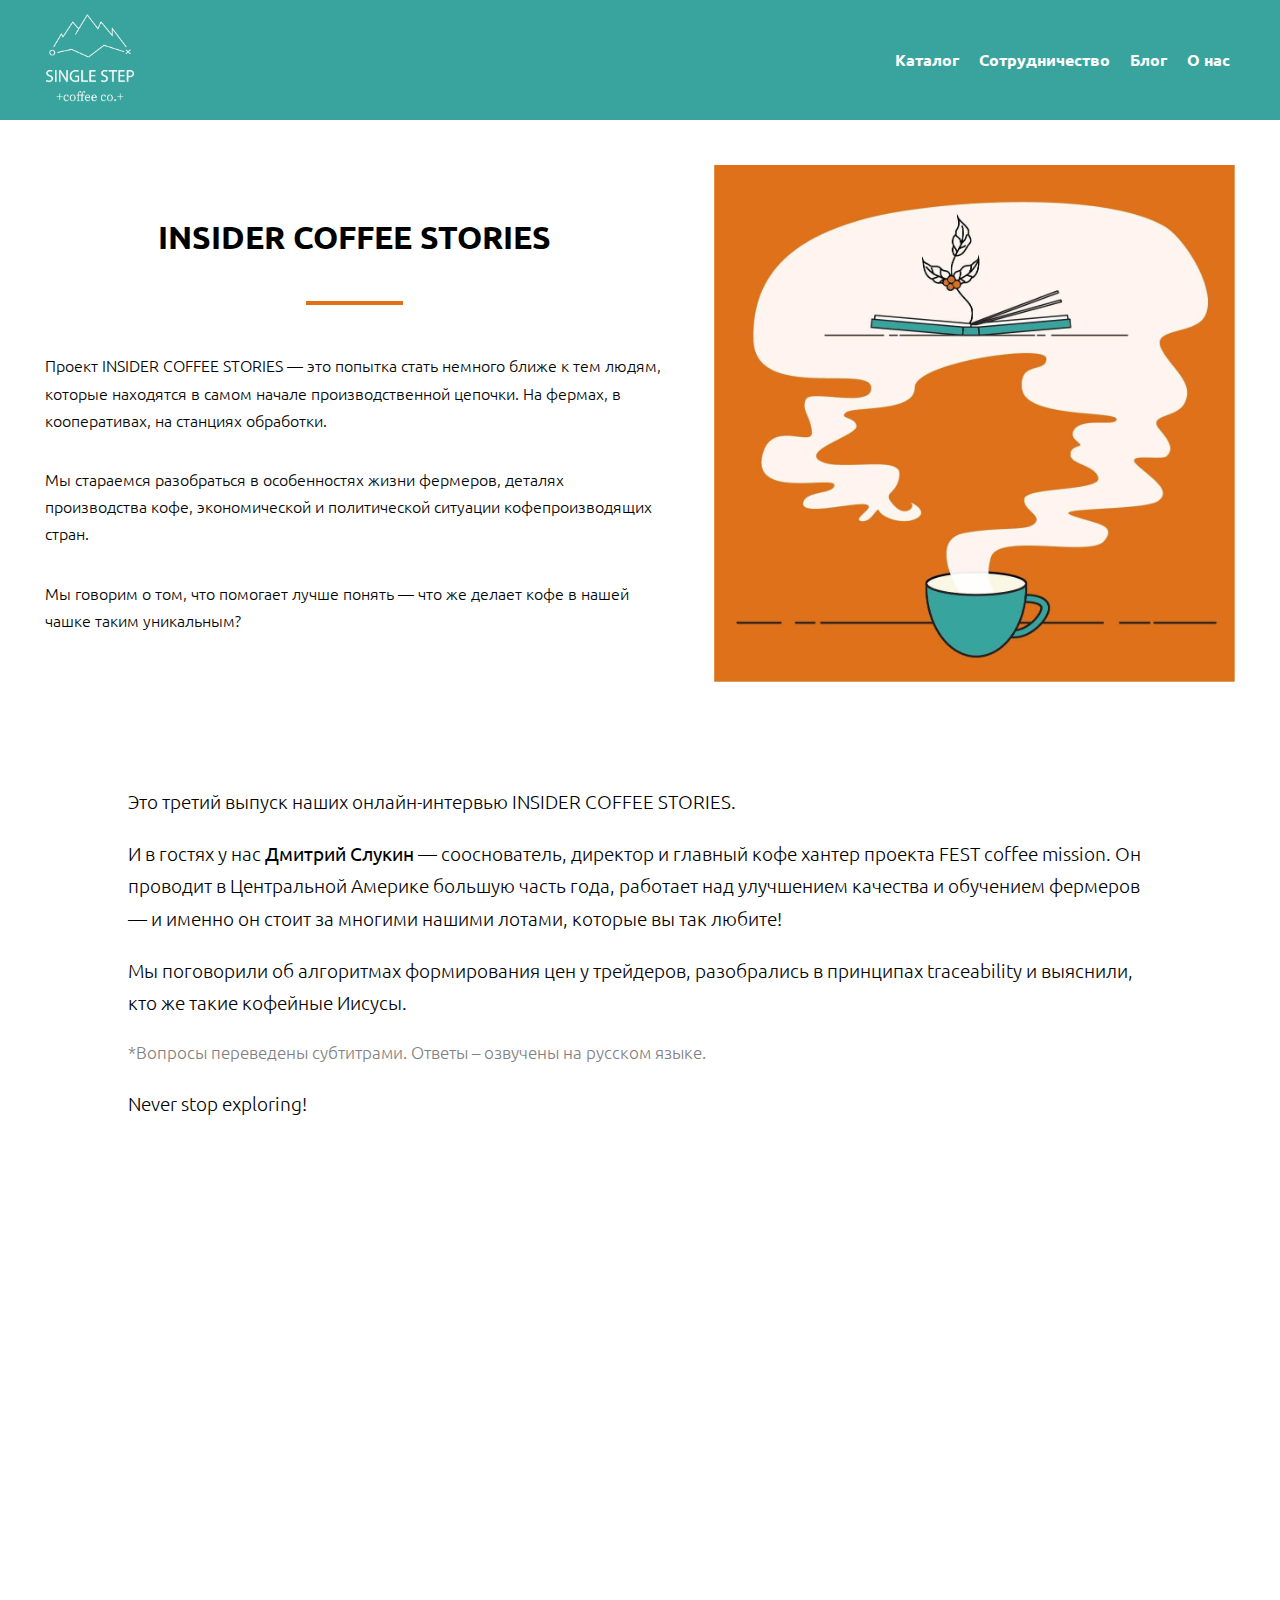
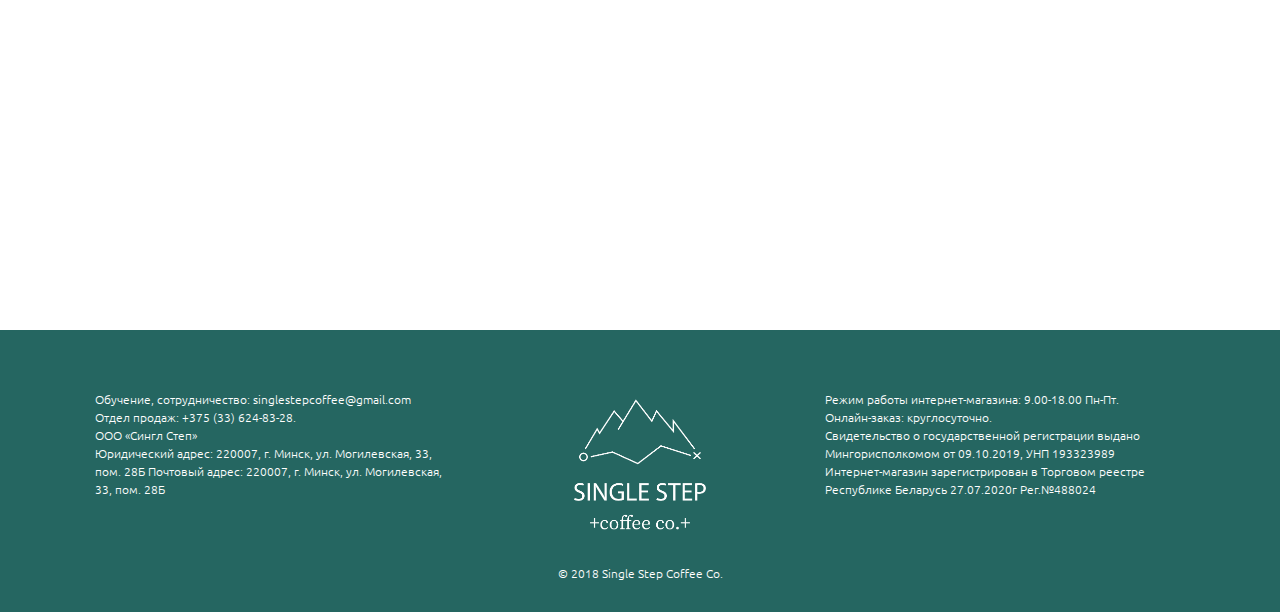
<file: article3-dmitry.html>
<!DOCTYPE html>
<html lang="ru">

<head>
  <meta charset="utf-8">
  <meta name="viewport" content="width=device-width, initial-scale=1.0">
  <title>INSIDER COFFEE STORIES: Дмитрий Слукин</title>
  <link rel="stylesheet" href="styles/styles.css">
  <link rel="icon" href="images/favicon.ico">
  <link rel="preconnect" href="https://fonts.gstatic.com">
  <link href="https://fonts.googleapis.com/css2?family=Ubuntu:wght@300;400;700&display=swap" rel="stylesheet">
  <link rel="stylesheet" href="styles/animate.min.css">
</head>

<body>
  <div class="grid-container">
    <!-- header -->
    <header class="header">
      <a href="index.html"><img class="header__logo" src="images/logo.svg" alt="single-step-logo"></a>
      <a href="javascript: menuToggler();" class="menu__toggler">
        <span></span>
        <span></span>
        <span></span>
        <span></span>
      </a>
      <nav class="menu menu_vertical">
        <ul class="menu__list">
          <li class="menu__item"><a href="shop.html">Каталог</a></li>
          <li class="menu__item"><a href="cooperation.html">Сотрудничество</a></li>
          <li class="menu__item"><a href="blog.html">Блог</a></li>
          <li class="menu__item"><a href="about.html">О нас</a></li>
        </ul>
      </nav>
    </header>
    <!-- /header -->

    <!-- main -->
    <main>
      <!-- introduction to blogpost series -->
      <div class="blog-intro">
        <div class="content">
          <div class="content__text">
            <h2 class="uppercase-header wow fadeInLeft">Insider Coffee Stories</h2>
            <hr>
            <p>Проект INSIDER COFFEE STORIES &mdash; это попытка стать немного ближе к тем людям, которые находятся в самом начале производственной цепочки. На фермах, в кооперативах, на станциях обработки.</p>
            <p>Мы стараемся разобраться в особенностях жизни фермеров, деталях производства кофе, экономической и политической ситуации кофепроизводящих стран.</p>
            <p>Мы говорим о том, что помогает лучше понять &mdash; что же делает кофе в нашей чашке таким уникальным?</p>
          </div>
          <div class="content__image wow fadeInRight">
            <img src="images/insider-coffee-stories.jpg" alt="coffee-atmosphere">
          </div>
        </div>

        <!-- article -->
        <div class="text">
          <p>Это третий выпуск наших онлайн-интервью INSIDER COFFEE STORIES.</p>
          <p>И в гостях у нас <strong>Дмитрий Слукин</strong> &mdash; сооснователь, директор и главный кофе хантер проекта FEST coffee mission. Он проводит в Центральной Америке большую часть года, работает над улучшением качества и обучением
            фермеров &mdash; и именно он стоит за многими нашими лотами, которые вы так любите!</p>
          <p>Мы поговорили об алгоритмах формирования цен у трейдеров, разобрались в принципах traceability и выяснили, кто же такие кофейные Иисусы.</p>
          <p class="small-text">*Вопросы переведены субтитрами. Ответы &ndash; озвучены на русском языке.</p>
          <p>Never stop exploring!</p>
        </div>

        <!-- video -->
        <div class="video-wrap">
          <iframe width="560" height="315" src="https://www.youtube.com/embed/1afUpXoIfao" title="YouTube video player" allow="accelerometer; autoplay; clipboard-write; encrypted-media; gyroscope; picture-in-picture" allowfullscreen></iframe>
        </div>

        <!-- button back to blog -->
        <form action="blog.html" class="btn-primary-wrap">
          <button class="btn-primary wow fadeInUp">Вернуться в блог</button>
        </form>
      </div>

      <!-- social media links -->
      <div class="socialmedia-icons wow fadeInUp">
        <a href="https://www.facebook.com/singlestepcoffee/" target="_blank">
          <svg class="socialmedia-icons__facebook" xmlns="http://www.w3.org/2000/svg" height="48px" width="48px" viewBox="0 0 48 48">
            <path fill="#39a49e"
              d="M47.761,24c0,13.121-10.638,23.76-23.758,23.76C10.877,47.76,0.239,37.121,0.239,24c0-13.124,10.638-23.76,23.764-23.76C37.123,0.24,47.761,10.876,47.761,24 M20.033,38.85H26.2V24.01h4.163l0.539-5.242H26.2v-3.083c0-1.156,0.769-1.427,1.308-1.427h3.318V9.168L26.258,9.15c-5.072,0-6.225,3.796-6.225,6.224v3.394H17.1v5.242h2.933V38.85z">
            </path>
          </svg>
        </a>
        <a href="https://www.instagram.com/singlestepcoffee/" target="_blank">
          <svg class="socialmedia-icons__instagram" xmlns="http://www.w3.org/2000/svg" height="48px" width="48px" viewBox="0 0 30 30">
            <path fill="#39a49e"
              d="M15,11.014 C12.801,11.014 11.015,12.797 11.015,15 C11.015,17.202 12.802,18.987 15,18.987 C17.199,18.987 18.987,17.202 18.987,15 C18.987,12.797 17.199,11.014 15,11.014 L15,11.014 Z M15,17.606 C13.556,17.606 12.393,16.439 12.393,15 C12.393,13.561 13.556,12.394 15,12.394 C16.429,12.394 17.607,13.561 17.607,15 C17.607,16.439 16.444,17.606 15,17.606 L15,17.606 Z">
            </path>
            <path fill="#39a49e" d="M19.385,9.556 C18.872,9.556 18.465,9.964 18.465,10.477 C18.465,10.989 18.872,11.396 19.385,11.396 C19.898,11.396 20.306,10.989 20.306,10.477 C20.306,9.964 19.897,9.556 19.385,9.556 L19.385,9.556 Z"></path>
            <path fill="#39a49e"
              d="M15.002,0.15 C6.798,0.15 0.149,6.797 0.149,15 C0.149,23.201 6.798,29.85 15.002,29.85 C23.201,29.85 29.852,23.202 29.852,15 C29.852,6.797 23.201,0.15 15.002,0.15 L15.002,0.15 Z M22.666,18.265 C22.666,20.688 20.687,22.666 18.25,22.666 L11.75,22.666 C9.312,22.666 7.333,20.687 7.333,18.28 L7.333,11.734 C7.333,9.312 9.311,7.334 11.75,7.334 L18.25,7.334 C20.688,7.334 22.666,9.312 22.666,11.734 L22.666,18.265 L22.666,18.265 Z">
            </path>
          </svg>
        </a>
      </div>
    </main>
    <!-- /main -->

    <!-- footer -->
    <footer class="footer">
      <div class="footer__flex-container">
        <div class="footer__content">
          Обучение, cотрудничество: singlestepcoffee@gmail.com<br>
          Отдел продаж: +375 (33) 624-83-28.<br>
          ООО «Сингл Степ»<br>
          Юридический адрес: 220007, г. Минск, ул. Могилевская, 33, пом. 28Б
          Почтовый адрес: 220007, г. Минск, ул. Могилевская, 33, пом. 28Б
        </div>
        <div class="footer__logo">
          <img src="images/logo.svg" alt="single-step-logo">
        </div>
        <div class="footer__content">
          Режим работы интернет-магазина: 9.00-18.00 Пн-Пт.<br>
          Онлайн-заказ: круглосуточно.<br>
          Свидетельство о государственной регистрации выдано Мингорисполкомом от 09.10.2019, УНП 193323989<br>
          Интернет-магазин зарегистрирован в Торговом реестре Республике Беларусь 27.07.2020г Рег.№488024
        </div>
      </div>
      <div class="footer__copy">&copy; 2018 Single Step Coffee Co.</div>
    </footer>
    <!-- /footer -->
  </div>

  <!-- scripts -->
  <script src="scripts/jquery-3.6.0.min.js"></script>
  <script src="scripts/script.js"></script>
  <script src="scripts/wow.min.js"></script>
</body>

</html>
</file>
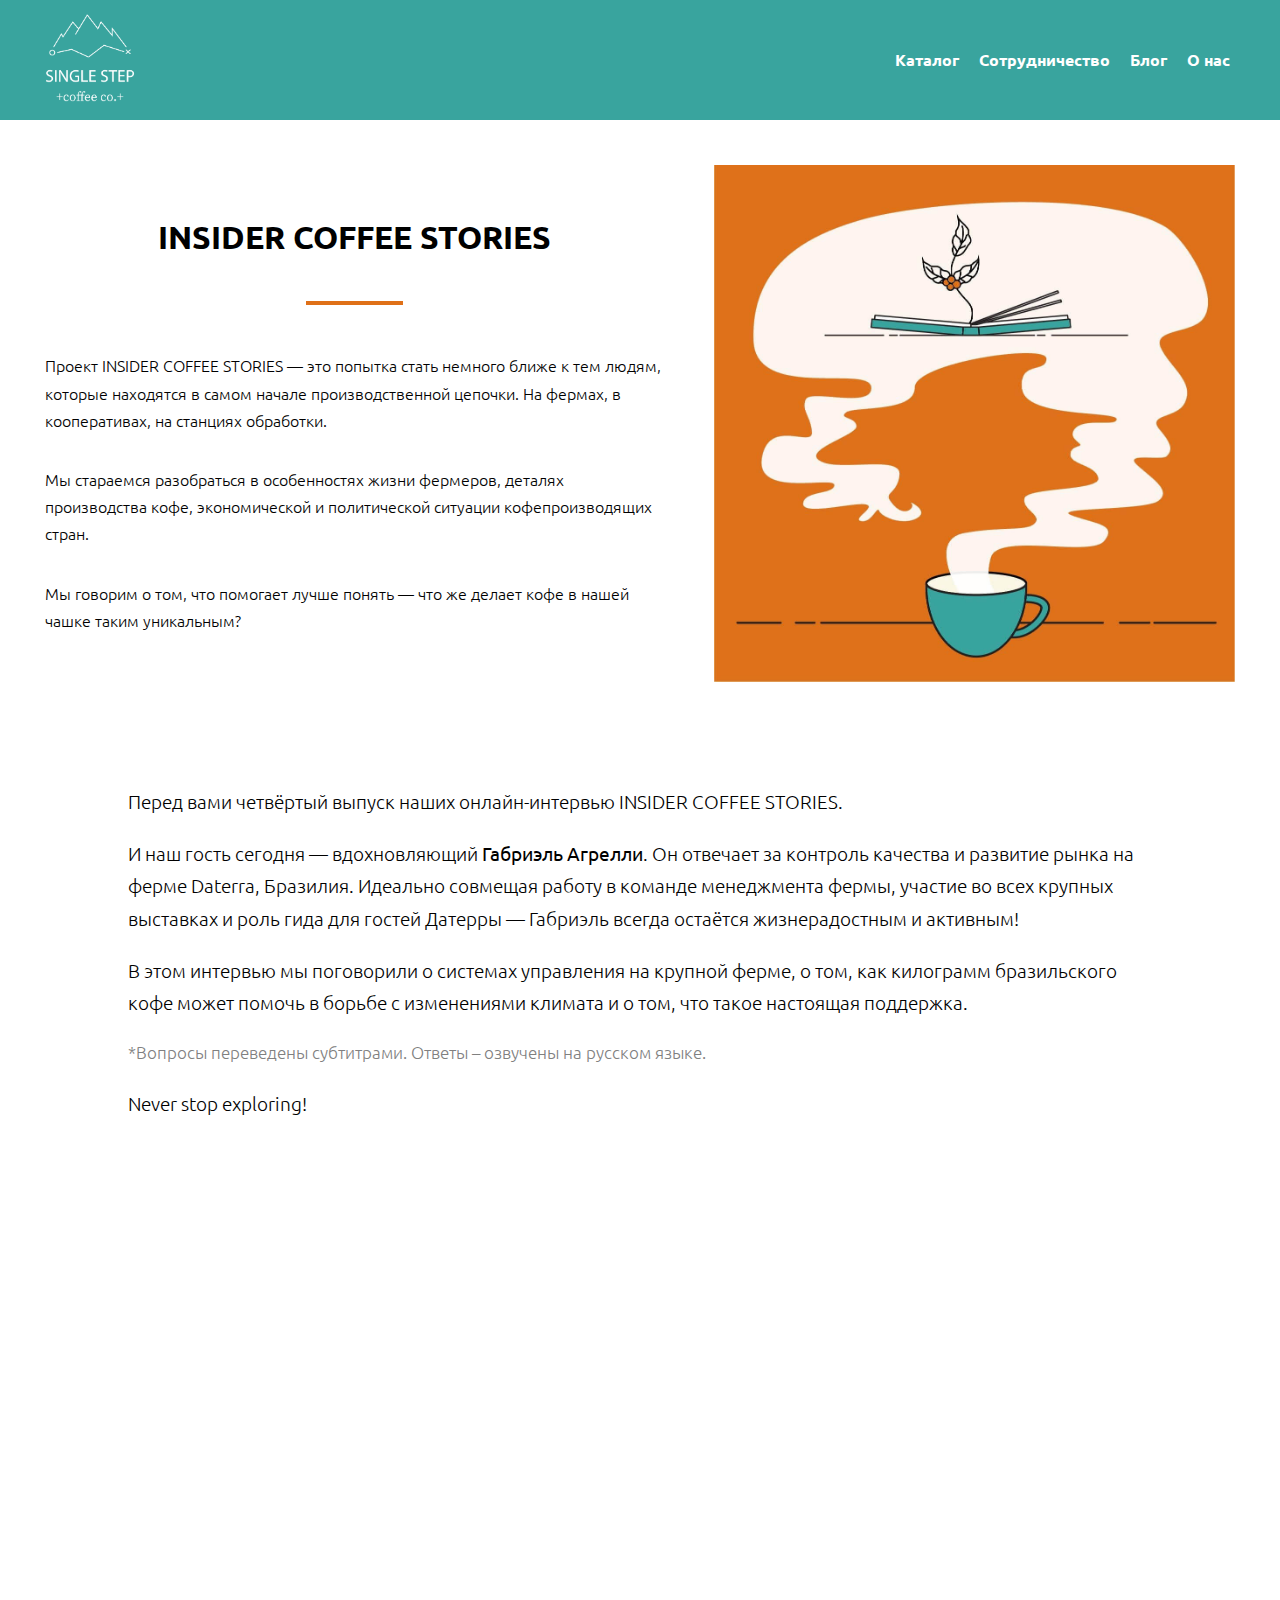
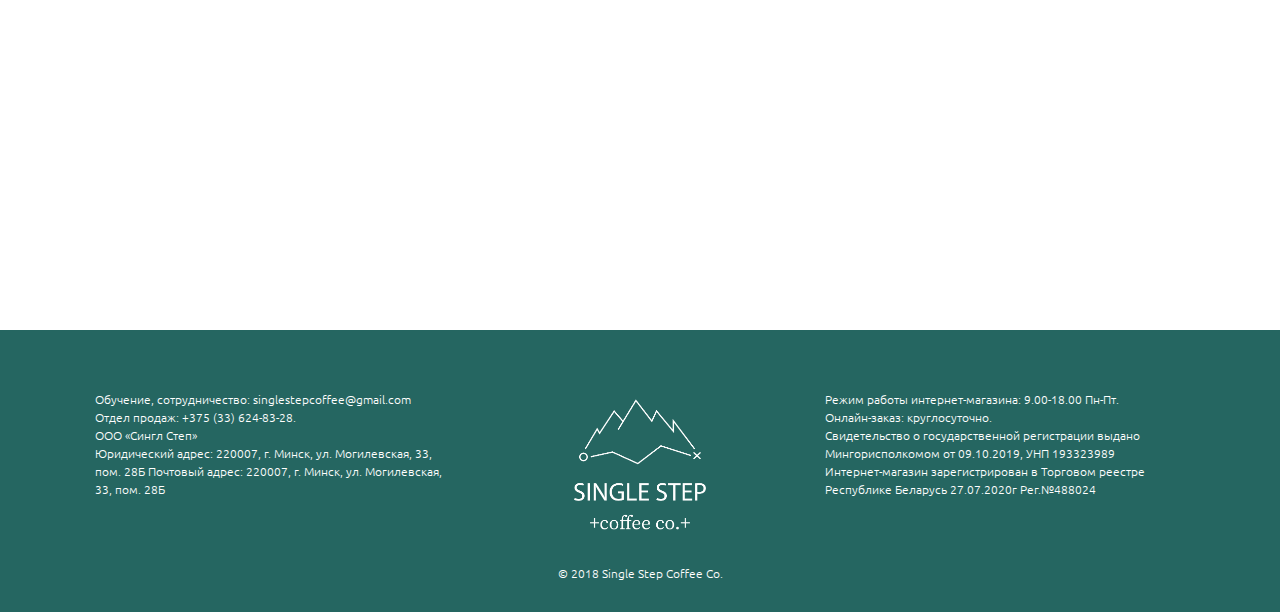
<file: article4-gabriel.html>
<!DOCTYPE html>
<html lang="ru">

<head>
  <meta charset="utf-8">
  <meta name="viewport" content="width=device-width, initial-scale=1.0">
  <title>INSIDER COFFEE STORIES: Габриэль Агрелли</title>
  <link rel="stylesheet" href="styles/styles.css">
  <link rel="icon" href="images/favicon.ico">
  <link rel="preconnect" href="https://fonts.gstatic.com">
  <link href="https://fonts.googleapis.com/css2?family=Ubuntu:wght@300;400;700&display=swap" rel="stylesheet">
  <link rel="stylesheet" href="styles/animate.min.css">
</head>

<body>
  <div class="grid-container">
    <!-- header -->
    <header class="header">
      <a href="index.html"><img class="header__logo" src="images/logo.svg" alt="single-step-logo"></a>
      <a href="javascript: menuToggler();" class="menu__toggler">
        <span></span>
        <span></span>
        <span></span>
        <span></span>
      </a>
      <nav class="menu menu_vertical">
        <ul class="menu__list">
          <li class="menu__item"><a href="shop.html">Каталог</a></li>
          <li class="menu__item"><a href="cooperation.html">Сотрудничество</a></li>
          <li class="menu__item"><a href="blog.html">Блог</a></li>
          <li class="menu__item"><a href="about.html">О нас</a></li>
        </ul>
      </nav>
    </header>
    <!-- /header -->

    <!-- main -->
    <main>
      <!-- introduction to blogpost series -->
      <div class="blog-intro">
        <div class="content">
          <div class="content__text">
            <h2 class="uppercase-header wow fadeInLeft">Insider Coffee Stories</h2>
            <hr>
            <p>Проект INSIDER COFFEE STORIES &mdash; это попытка стать немного ближе к тем людям, которые находятся в самом начале производственной цепочки. На фермах, в кооперативах, на станциях обработки.</p>
            <p>Мы стараемся разобраться в особенностях жизни фермеров, деталях производства кофе, экономической и политической ситуации кофепроизводящих стран.</p>
            <p>Мы говорим о том, что помогает лучше понять &mdash; что же делает кофе в нашей чашке таким уникальным?</p>
          </div>
          <div class="content__image wow fadeInRight">
            <img src="images/insider-coffee-stories.jpg" alt="coffee-atmosphere">
          </div>
        </div>

        <!-- article -->
        <div class="text">
          <p>Перед вами четвёртый выпуск наших онлайн-интервью INSIDER COFFEE STORIES.</p>
          <p>И наш гость сегодня &mdash; вдохновляющий <strong>Габриэль Агрелли</strong>. Он отвечает за контроль качества и развитие рынка на ферме Daterra, Бразилия. Идеально совмещая работу в команде менеджмента фермы, участие во всех крупных
            выставках и роль гида для гостей Датерры &mdash; Габриэль всегда остаётся жизнерадостным и активным!</p>
          <p>В этом интервью мы поговорили о системах управления на крупной ферме, о том, как килограмм бразильского кофе может помочь в борьбе с изменениями климата и о том, что такое настоящая поддержка.</p>
          <p class="small-text">*Вопросы переведены субтитрами. Ответы &ndash; озвучены на русском языке.</p>
          <p>Never stop exploring!</p>
        </div>

        <!-- video -->
        <div class="video-wrap">
          <iframe width="560" height="315" src="https://www.youtube.com/embed/42o1-FGFeXg" title="YouTube video player" allow="accelerometer; autoplay; clipboard-write; encrypted-media; gyroscope; picture-in-picture" allowfullscreen></iframe>
        </div>

        <!-- button back to blog -->
        <form action="blog.html" class="btn-primary-wrap">
          <button class="btn-primary wow fadeInUp">Вернуться в блог</button>
        </form>
      </div>

      <!-- social media links -->
      <div class="socialmedia-icons wow fadeInUp">
        <a href="https://www.facebook.com/singlestepcoffee/" target="_blank">
          <svg class="socialmedia-icons__facebook" xmlns="http://www.w3.org/2000/svg" height="48px" width="48px" viewBox="0 0 48 48">
            <path fill="#39a49e"
              d="M47.761,24c0,13.121-10.638,23.76-23.758,23.76C10.877,47.76,0.239,37.121,0.239,24c0-13.124,10.638-23.76,23.764-23.76C37.123,0.24,47.761,10.876,47.761,24 M20.033,38.85H26.2V24.01h4.163l0.539-5.242H26.2v-3.083c0-1.156,0.769-1.427,1.308-1.427h3.318V9.168L26.258,9.15c-5.072,0-6.225,3.796-6.225,6.224v3.394H17.1v5.242h2.933V38.85z">
            </path>
          </svg>
        </a>
        <a href="https://www.instagram.com/singlestepcoffee/" target="_blank">
          <svg class="socialmedia-icons__instagram" xmlns="http://www.w3.org/2000/svg" height="48px" width="48px" viewBox="0 0 30 30">
            <path fill="#39a49e"
              d="M15,11.014 C12.801,11.014 11.015,12.797 11.015,15 C11.015,17.202 12.802,18.987 15,18.987 C17.199,18.987 18.987,17.202 18.987,15 C18.987,12.797 17.199,11.014 15,11.014 L15,11.014 Z M15,17.606 C13.556,17.606 12.393,16.439 12.393,15 C12.393,13.561 13.556,12.394 15,12.394 C16.429,12.394 17.607,13.561 17.607,15 C17.607,16.439 16.444,17.606 15,17.606 L15,17.606 Z">
            </path>
            <path fill="#39a49e" d="M19.385,9.556 C18.872,9.556 18.465,9.964 18.465,10.477 C18.465,10.989 18.872,11.396 19.385,11.396 C19.898,11.396 20.306,10.989 20.306,10.477 C20.306,9.964 19.897,9.556 19.385,9.556 L19.385,9.556 Z"></path>
            <path fill="#39a49e"
              d="M15.002,0.15 C6.798,0.15 0.149,6.797 0.149,15 C0.149,23.201 6.798,29.85 15.002,29.85 C23.201,29.85 29.852,23.202 29.852,15 C29.852,6.797 23.201,0.15 15.002,0.15 L15.002,0.15 Z M22.666,18.265 C22.666,20.688 20.687,22.666 18.25,22.666 L11.75,22.666 C9.312,22.666 7.333,20.687 7.333,18.28 L7.333,11.734 C7.333,9.312 9.311,7.334 11.75,7.334 L18.25,7.334 C20.688,7.334 22.666,9.312 22.666,11.734 L22.666,18.265 L22.666,18.265 Z">
            </path>
          </svg>
        </a>
      </div>
    </main>
    <!-- /main -->

    <!-- footer -->
    <footer class="footer">
      <div class="footer__flex-container">
        <div class="footer__content">
          Обучение, cотрудничество: singlestepcoffee@gmail.com<br>
          Отдел продаж: +375 (33) 624-83-28.<br>
          ООО «Сингл Степ»<br>
          Юридический адрес: 220007, г. Минск, ул. Могилевская, 33, пом. 28Б
          Почтовый адрес: 220007, г. Минск, ул. Могилевская, 33, пом. 28Б
        </div>
        <div class="footer__logo">
          <img src="images/logo.svg" alt="single-step-logo">
        </div>
        <div class="footer__content">
          Режим работы интернет-магазина: 9.00-18.00 Пн-Пт.<br>
          Онлайн-заказ: круглосуточно.<br>
          Свидетельство о государственной регистрации выдано Мингорисполкомом от 09.10.2019, УНП 193323989<br>
          Интернет-магазин зарегистрирован в Торговом реестре Республике Беларусь 27.07.2020г Рег.№488024
        </div>
      </div>
      <div class="footer__copy">&copy; 2018 Single Step Coffee Co.</div>
    </footer>
    <!-- /footer -->
  </div>

  <!-- scripts -->
  <script src="scripts/jquery-3.6.0.min.js"></script>
  <script src="scripts/script.js"></script>
  <script src="scripts/wow.min.js"></script>
</body>

</html>
</file>
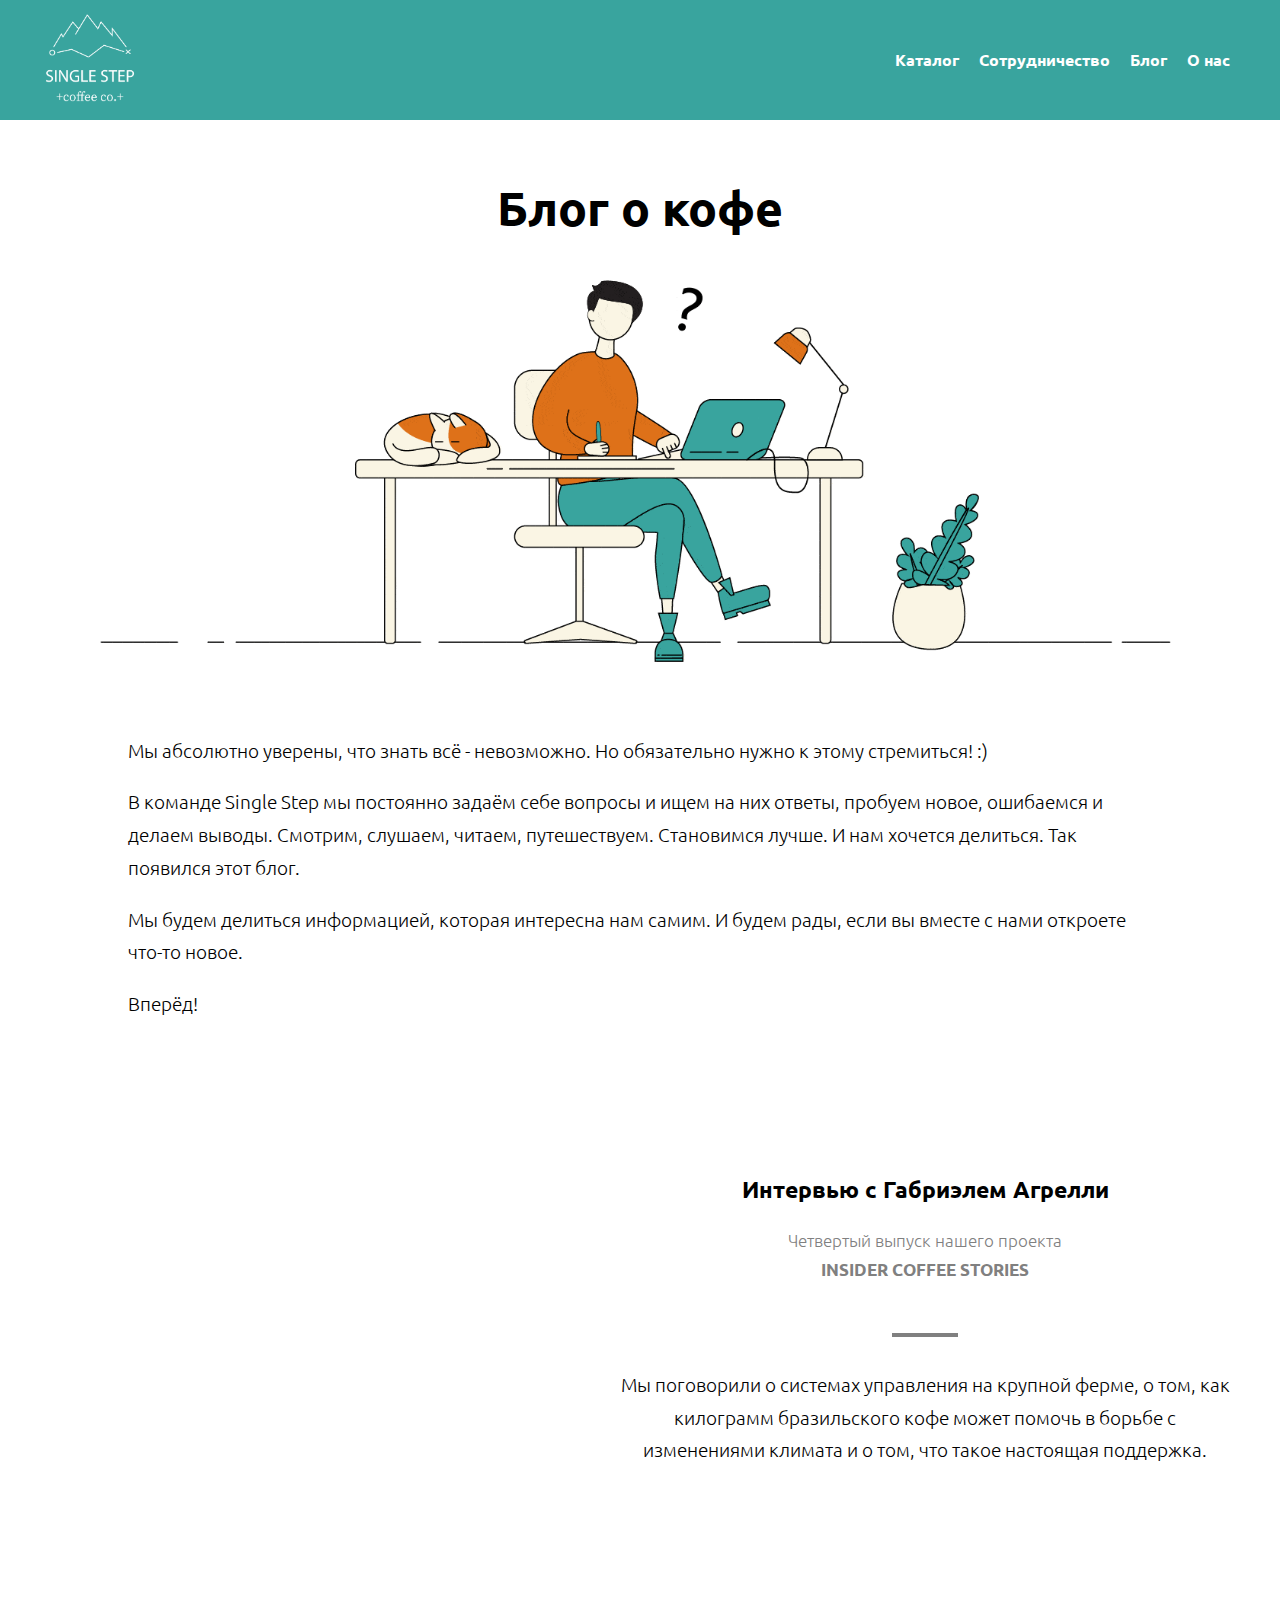
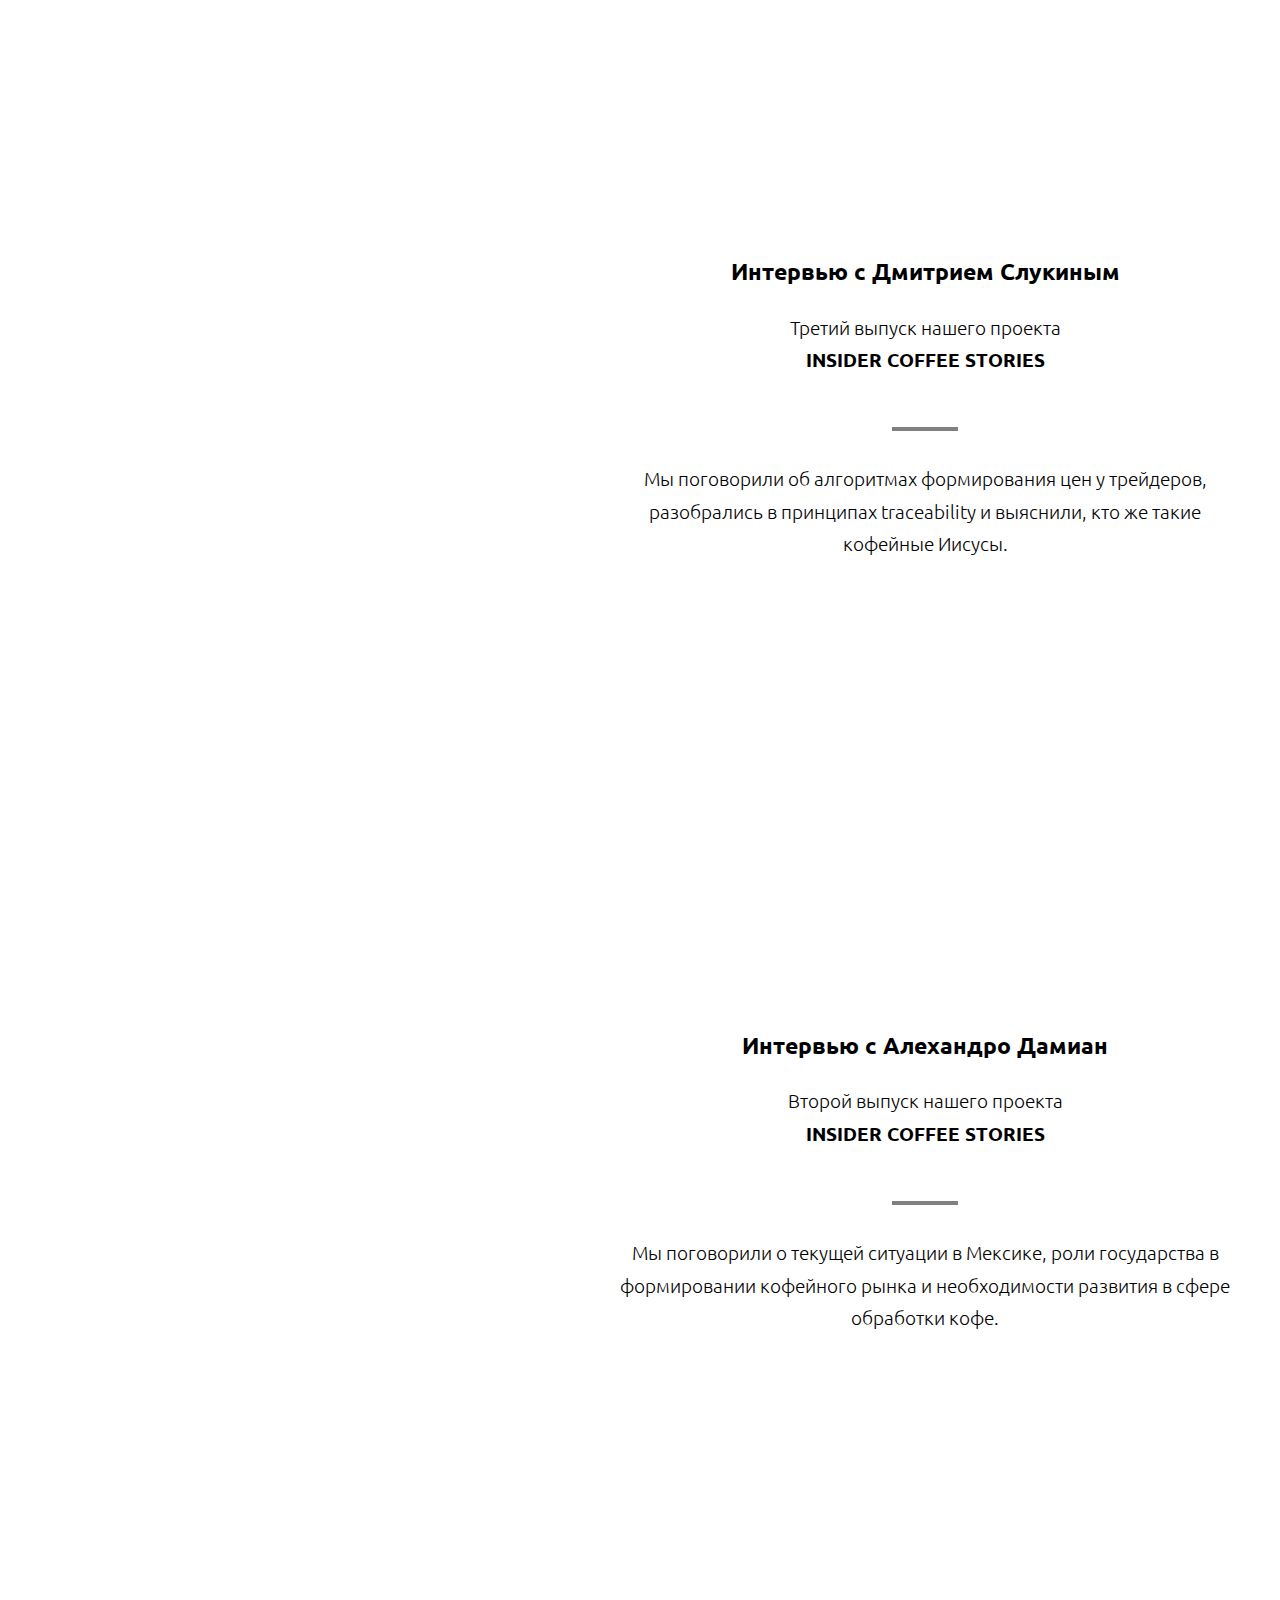
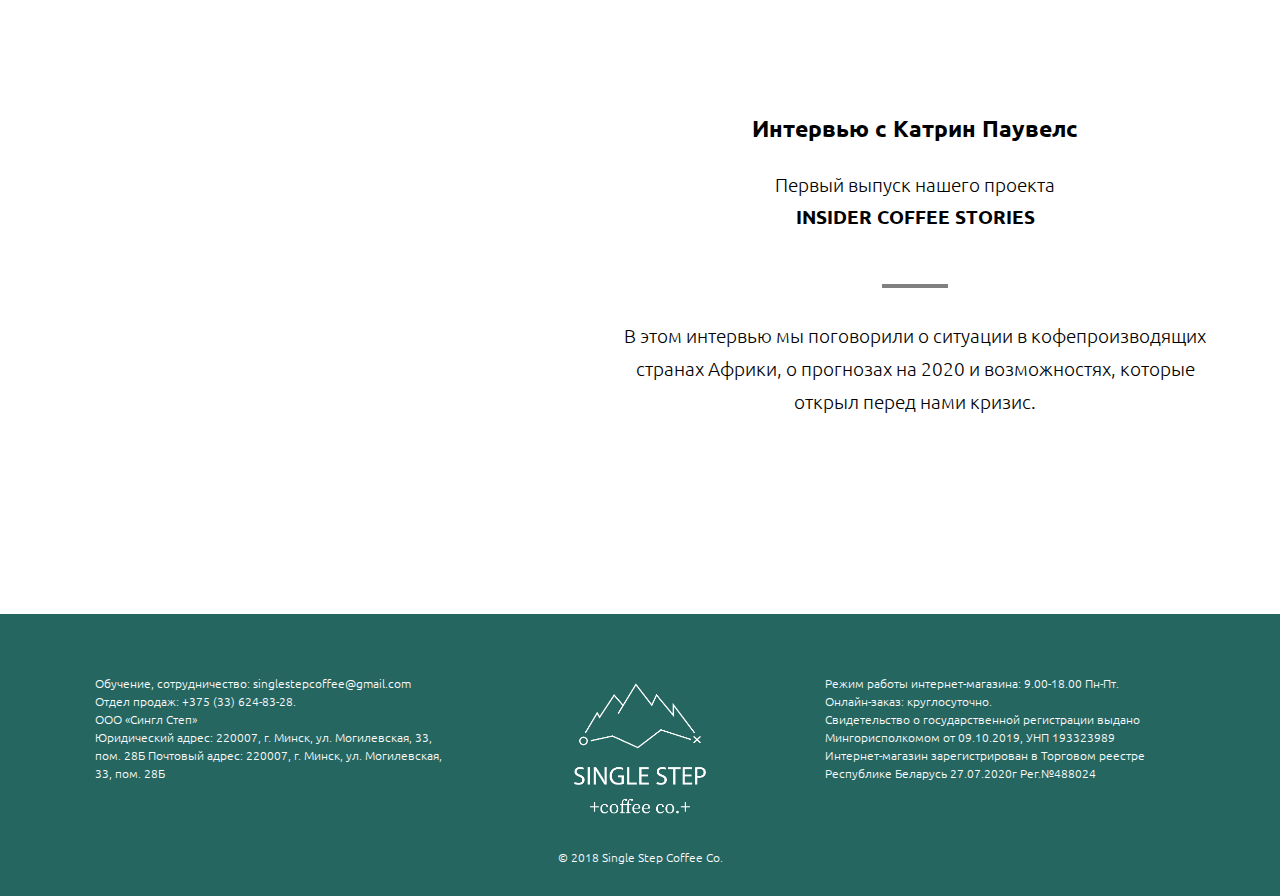
<file: blog.html>
<!DOCTYPE html>
<html lang="ru">

<head>
  <meta charset="utf-8">
  <meta name="viewport" content="width=device-width, initial-scale=1.0">
  <title>Блог о кофе</title>
  <link rel="stylesheet" href="styles/styles.css">
  <link rel="icon" href="images/favicon.ico">
  <link rel="preconnect" href="https://fonts.gstatic.com">
  <link href="https://fonts.googleapis.com/css2?family=Ubuntu:wght@300;400;700&display=swap" rel="stylesheet">
  <link rel="stylesheet" href="styles/animate.min.css">
</head>

<body>
  <div class="grid-container">
    <!-- header -->
    <header class="header">
      <a href="index.html"><img class="header__logo" src="images/logo.svg" alt="single-step-logo"></a>
      <a href="javascript: menuToggler();" class="menu__toggler">
        <span></span>
        <span></span>
        <span></span>
        <span></span>
      </a>
      <nav class="menu menu_vertical">
        <ul class="menu__list">
          <li class="menu__item"><a href="shop.html">Каталог</a></li>
          <li class="menu__item"><a href="cooperation.html">Сотрудничество</a></li>
          <li class="menu__item"><a href="blog.html">Блог</a></li>
          <li class="menu__item"><a href="about.html">О нас</a></li>
        </ul>
      </nav>
    </header>
    <!-- /header -->

    <!-- main -->
    <main>
      <h1>Блог о кофе</h1>
      <!-- banner -->
      <div class="banner">
        <img src="images/blog-banner.gif" alt="workspace-img">
      </div>

      <!-- blog description -->
      <div class="text">
        <p>Мы абсолютно уверены, что знать всё - невозможно. Но обязательно нужно к этому стремиться! :)</p>
        <p>В команде Single Step мы постоянно задаём себе вопросы и ищем на них ответы, пробуем новое, ошибаемся и делаем выводы. Смотрим, слушаем, читаем, путешествуем. Становимся лучше. И нам хочется делиться.
          Так появился этот блог.</p>
        <p>Мы будем делиться информацией, которая интересна нам самим. И будем рады, если вы вместе с нами
          откроете что-то новое.</p>
        <p>Вперёд!</p>
      </div>

      <!-- blogposts preview -->
      <div class="blog-content">
        <div class="content">
          <div class="content__text text-centered">
            <p class="blogpost-title">Интервью с Габриэлем Агрелли</p>
            <p class="small-text">Четвертый выпуск нашего проекта<br><span>Insider Coffee Stories</span></p>
            <hr>
            Мы поговорили о системах управления на крупной ферме, о том, как килограмм бразильского кофе может помочь в борьбе с изменениями климата и о том, что такое настоящая поддержка.
            <form action="article4-gabriel.html" class="btn-primary-wrap">
              <button class="btn-primary btn-blog wow fadeInRight">Перейти</button>
            </form>
          </div>
          <div class="content__image wow fadeInLeft">
            <img src="images/content/Gabriel-Agrelli.jpg" alt="Gabriel-Agrelli-photo">
          </div>
        </div>
        <div class="content">
          <div class="content__text text-centered">
            <p class="blogpost-title">Интервью с Дмитрием Слукиным</p>
            <p>Третий выпуск нашего проекта<br><span>Insider Coffee Stories</span></p>
            <hr>
            Мы поговорили об алгоритмах формирования цен у трейдеров, разобрались в принципах traceability и выяснили, кто же такие кофейные Иисусы.
            <form action="article3-dmitry.html" class="btn-primary-wrap">
              <button class="btn-primary btn-blog wow fadeInRight">Перейти</button>
            </form>
          </div>
          <div class="content__image wow fadeInLeft">
            <img src="images/content/Dmitry-Slukin.jpg" alt="Dmitry-Slukin-photo">
          </div>
        </div>
        <div class="content">
          <div class="content__text text-centered">
            <p class="blogpost-title">Интервью с Алехандро Дамиан</p>
            <p>Второй выпуск нашего проекта<br><span>Insider Coffee Stories</span></p>
            <hr>
            Мы поговорили о текущей ситуации в Мексике, роли государства в формировании кофейного рынка и необходимости развития в сфере обработки кофе.
            <form action="article2-alejandro.html" class="btn-primary-wrap">
              <button class="btn-primary btn-blog wow fadeInRight">Перейти</button>
            </form>
          </div>
          <div class="content__image wow fadeInLeft">
            <img src="images/content/Alejandro-Damian.jpg" alt="Alejandro-Damian-photo">
          </div>
        </div>
        <div class="content">
          <div class="content__text text-centered">
            <p class="blogpost-title">Интервью с Катрин Паувелс</p>
            <p>Первый выпуск нашего проекта<br><span>Insider Coffee Stories</span></p>
            <hr>
            В этом интервью мы поговорили о ситуации в кофепроизводящих странах Африки, о прогнозах на 2020 и возможностях, которые открыл перед нами кризис.
            <form action="article1-katrien.html" class="btn-primary-wrap">
              <button class="btn-primary btn-blog wow fadeInRight">Перейти</button>
            </form>
          </div>
          <div class="content__image wow fadeInLeft">
            <img src="images/content/Katrien-Pauwels.jpg" alt="Katrien-Pauwels-photo">
          </div>
        </div>
      </div>
    </main>
    <!-- /main -->

    <!-- footer -->
    <footer class="footer">
      <div class="footer__flex-container">
        <div class="footer__content">
          Обучение, cотрудничество: singlestepcoffee@gmail.com<br>
          Отдел продаж: +375 (33) 624-83-28.<br>
          ООО «Сингл Степ»<br>
          Юридический адрес: 220007, г. Минск, ул. Могилевская, 33, пом. 28Б
          Почтовый адрес: 220007, г. Минск, ул. Могилевская, 33, пом. 28Б
        </div>
        <div class="footer__logo">
          <img src="images/logo.svg" alt="single-step-logo">
        </div>
        <div class="footer__content">
          Режим работы интернет-магазина: 9.00-18.00 Пн-Пт.<br>
          Онлайн-заказ: круглосуточно.<br>
          Свидетельство о государственной регистрации выдано Мингорисполкомом от 09.10.2019, УНП 193323989<br>
          Интернет-магазин зарегистрирован в Торговом реестре Республике Беларусь 27.07.2020г Рег.№488024
        </div>
      </div>
      <div class="footer__copy">&copy; 2018 Single Step Coffee Co.</div>
    </footer>
    <!-- /footer -->
  </div>

  <!-- scripts -->
  <script src="scripts/jquery-3.6.0.min.js"></script>
  <script src="scripts/script.js"></script>
  <script src="scripts/wow.min.js"></script>
</body>

</html>
</file>
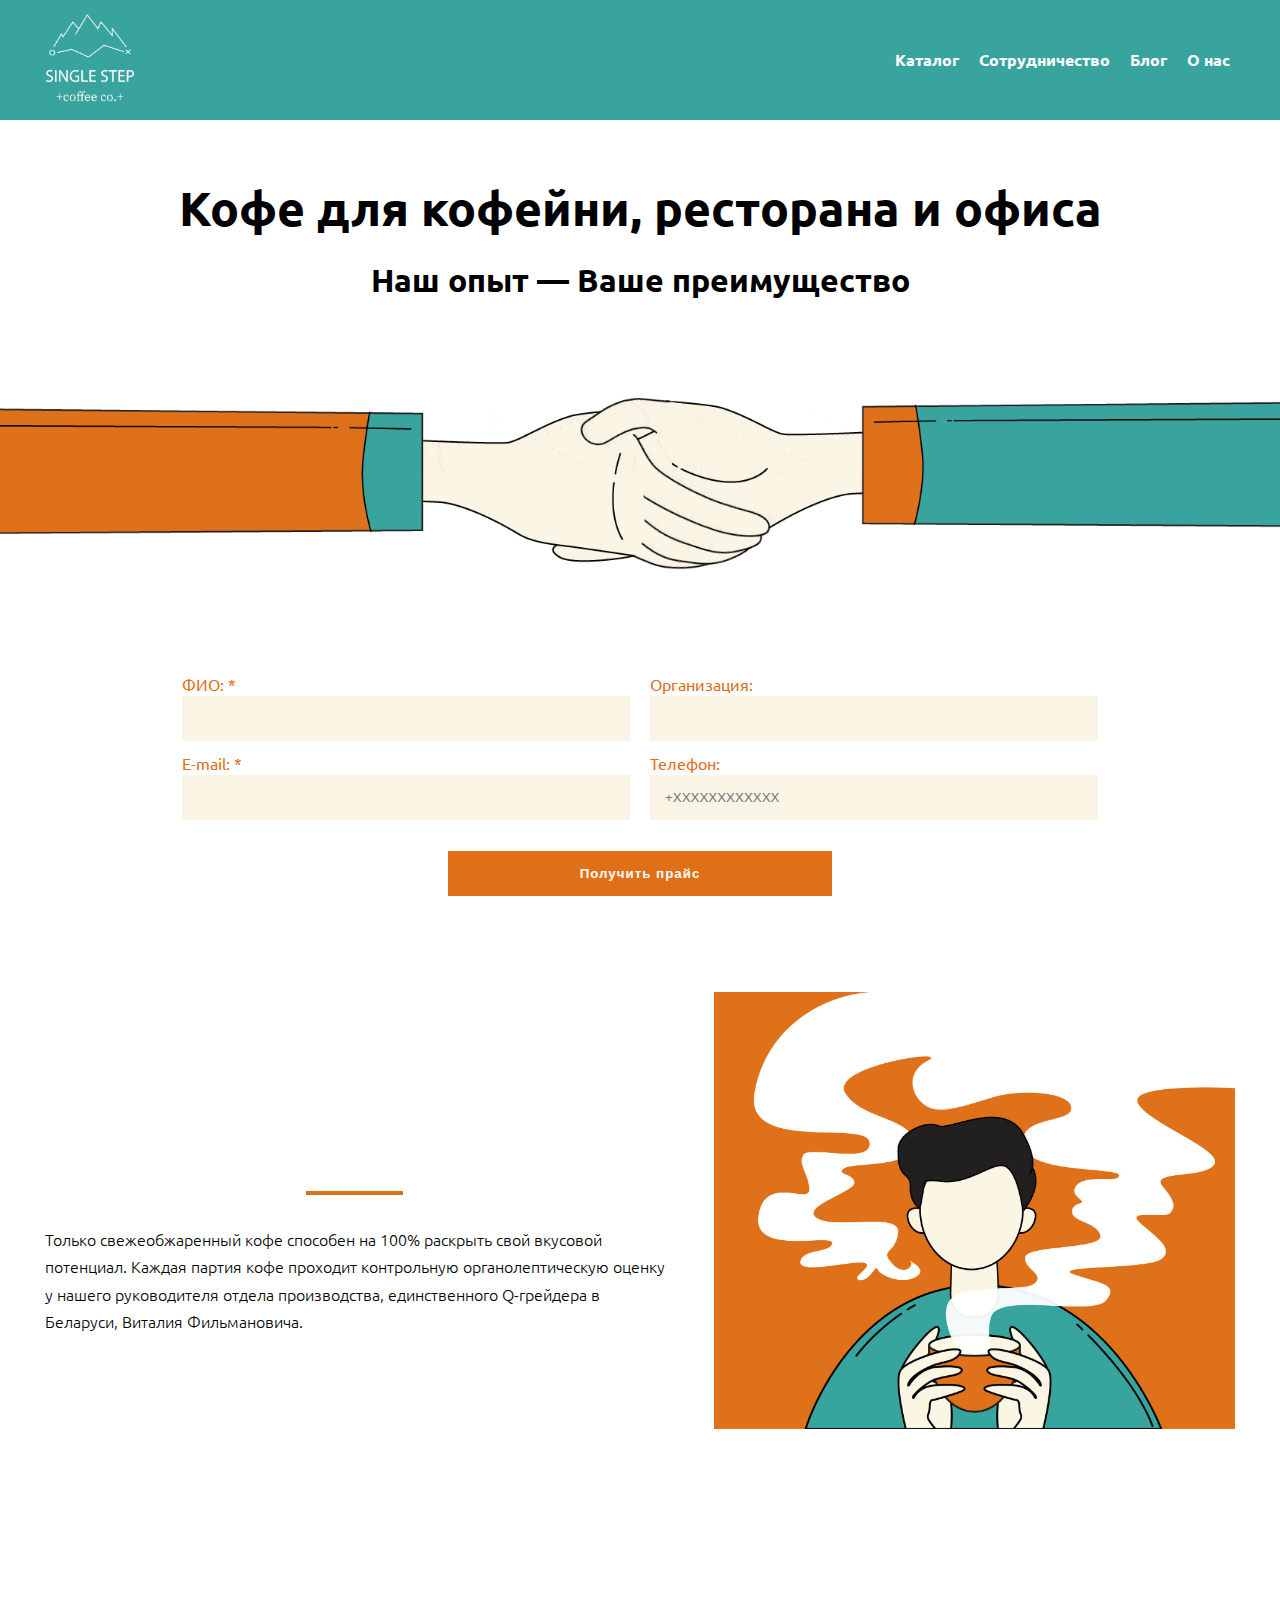
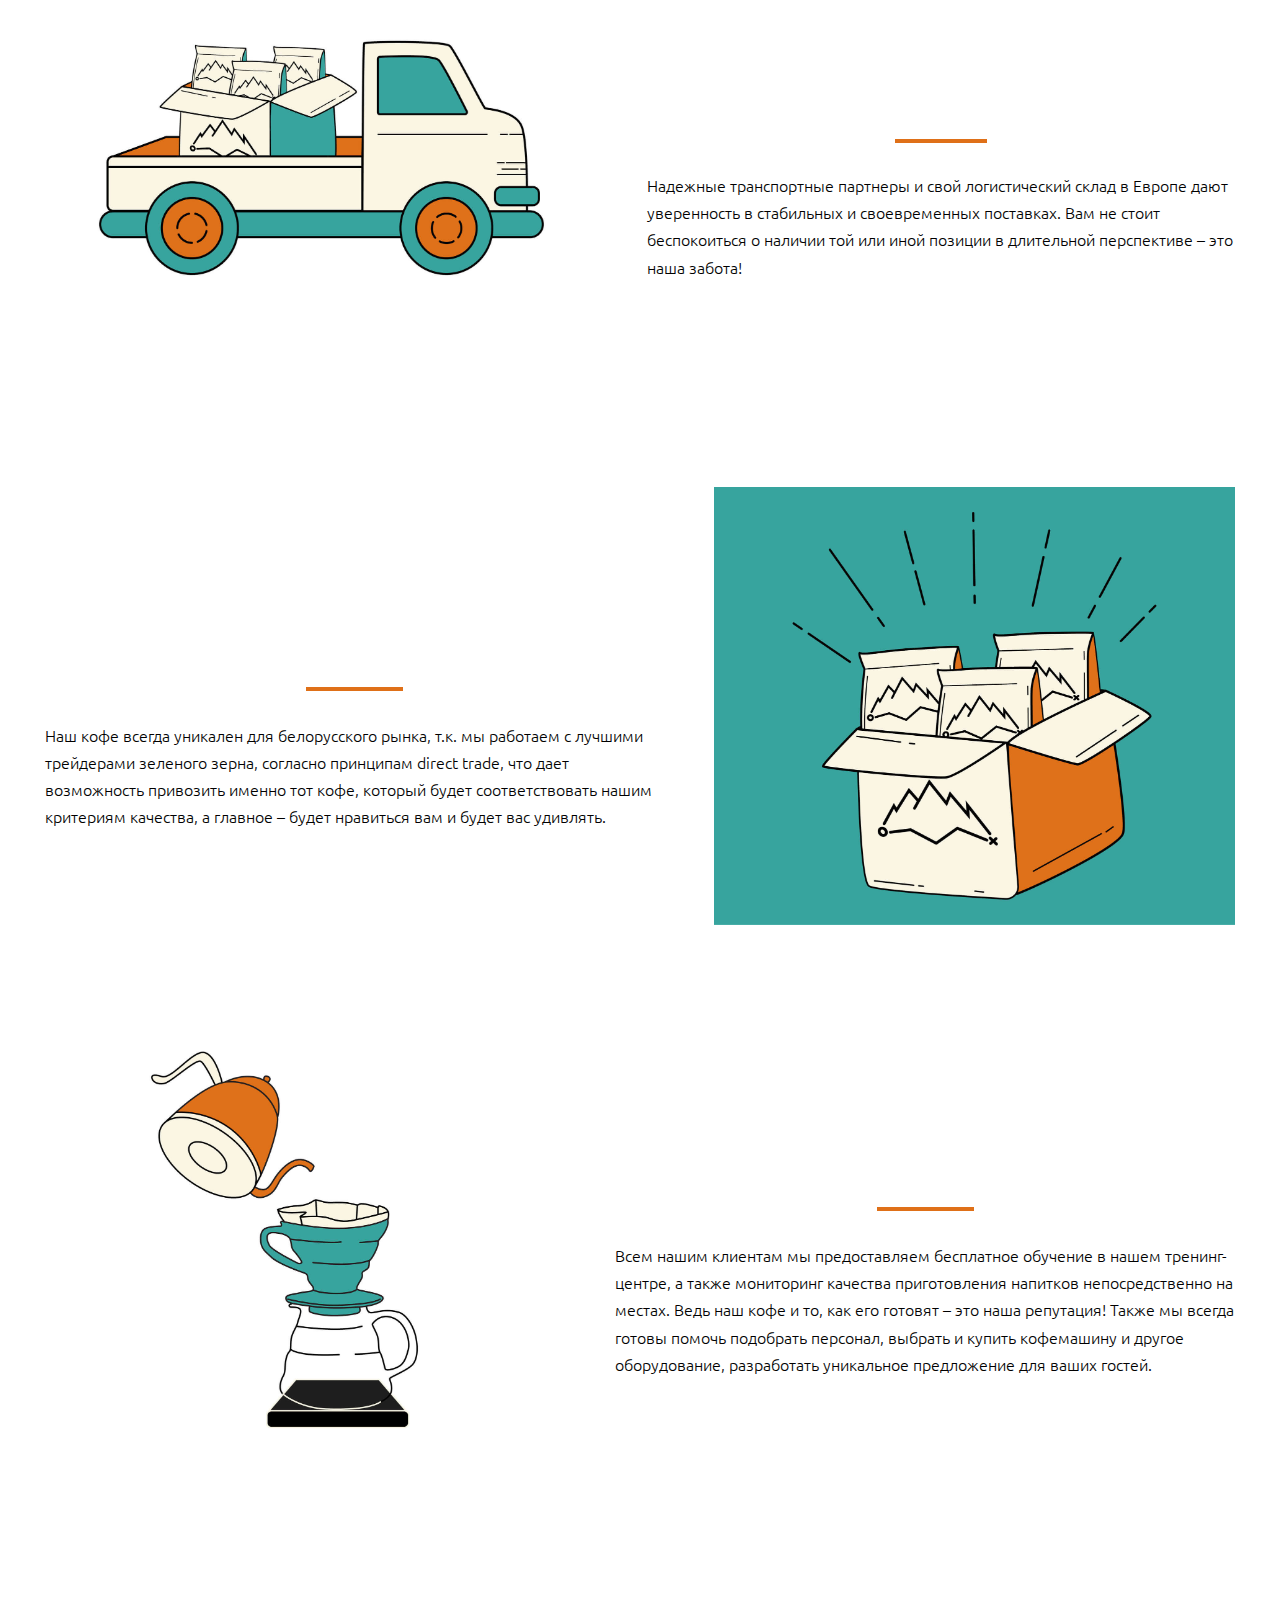
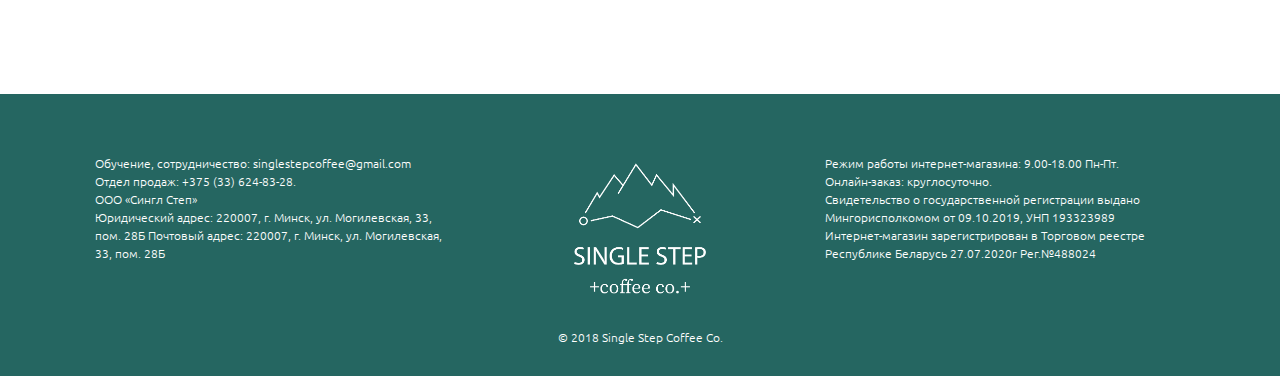
<file: cooperation.html>
<!DOCTYPE html>
<html lang="ru">

<head>
  <meta charset="utf-8">
  <meta name="viewport" content="width=device-width, initial-scale=1.0">
  <title>Single Step. Поставщик кофе для кофеен, ресторанов и офисов</title>
  <link rel="stylesheet" href="styles/styles.css">
  <link rel="icon" href="images/favicon.ico">
  <link rel="preconnect" href="https://fonts.gstatic.com">
  <link href="https://fonts.googleapis.com/css2?family=Ubuntu:wght@300;400;700&display=swap" rel="stylesheet">
  <link rel="stylesheet" href="styles/animate.min.css">
</head>

<body>
  <div class="grid-container">
    <!-- header -->
    <header class="header">
      <a href="index.html"><img class="header__logo" src="images/logo.svg" alt="single-step-logo"></a>
      <a href="javascript: menuToggler();" class="menu__toggler">
        <span></span>
        <span></span>
        <span></span>
        <span></span>
      </a>
      <nav class="menu menu_vertical">
        <ul class="menu__list">
          <li class="menu__item"><a href="shop.html">Каталог</a></li>
          <li class="menu__item"><a href="cooperation.html">Сотрудничество</a></li>
          <li class="menu__item"><a href="blog.html">Блог</a></li>
          <li class="menu__item"><a href="about.html">О нас</a></li>
        </ul>
      </nav>
    </header>
    <!-- /header -->

    <!-- main -->
    <main>
      <h1>Кофе для кофейни, ресторана и офиса</h1>
      <h2>Наш опыт &mdash; Ваше преимущество</h2>
      <!-- banner -->
      <!-- Чтобы придать форме целостный вид при возвращении к ней по кнопке, айдишник get-price присвоен именно баннеру -->
      <div class="banner" id="get-price">
        <img src="images/cooperation-banner.gif" alt="handshake-img">
      </div>

      <!-- cooperation form -->
      <form class="cooperation-form wow fadeInUp" action="#">
        <label>ФИО: *<input type="text" name="name" pattern="^[A-Za-zА-Яа-яЁё\s]+$" required></label>
        <label>Организация:<input type="text" name="company"></label>
        <label>E-mail: *<input type="email" name="email" required></label>
        <label>Телефон:<input type="tel" name="tel" pattern="[+][0-9]\d+" placeholder="+XXXXXXXXXXXX"></label>
        <input type="submit" value="Получить прайс">
      </form>

      <!-- cooperation content blocks-->
      <div class="content">
        <div class="content__text">
          <p class="content__title wow fadeInLeft">Свежая обжарка</p>
          <hr class="content__stroke">
          Только свежеобжаренный кофе способен на 100% раскрыть свой вкусовой потенциал. Каждая партия кофе проходит контрольную органолептическую оценку у нашего руководителя отдела производства, единственного Q-грейдера в Беларуси, Виталия
          Фильмановича.
        </div>
        <div class="content__image">
          <img src="images/cooperation01.jpg" alt="man-with-a-cup-of-coffee-img">
        </div>
      </div>
      <div class="content">
        <div class="content__text">
          <p class="content__title wow fadeInRight">Быстрые и стабильные поставки</p>
          <hr>
          Надежные транспортные партнеры и свой логистический склад в Европе дают уверенность в стабильных и своевременных поставках. Вам
          не стоит беспокоиться о наличии той или иной позиции в длительной перспективе – это наша забота!
        </div>
        <div class="content__image">
          <img src="images/cooperation02.jpg" alt="coffee-delivery-img">
        </div>
      </div>
      <div class="content">
        <div class="content__text">
          <p class="content__title wow fadeInLeft">Уникальный ассортимент</p>
          <hr class="content__stroke">
          Наш кофе всегда уникален для белорусского рынка, т.к. мы работаем с лучшими трейдерами зеленого зерна, согласно принципам direct trade, что дает возможность привозить именно тот кофе, который будет соответствовать нашим критериям качества,
          а главное – будет нравиться вам и будет вас удивлять.
        </div>
        <div class="content__image">
          <img src="images/cooperation03.jpg" alt="coffee-packages-img">
        </div>
      </div>
      <div class="content">
        <div class="content__text">
          <p class="content__title wow fadeInRight">Обучение бариста</p>
          <hr class="content__stroke">
          Всем нашим клиентам мы предоставляем бесплатное обучение в нашем тренинг-центре,
          а также мониторинг качества приготовления напитков непосредственно на местах. Ведь наш кофе и то, как его готовят – это наша репутация!
          Также мы всегда готовы помочь подобрать персонал, выбрать и купить кофемашину и другое оборудование, разработать уникальное предложение для ваших гостей.
        </div>
        <div class="content__image">
          <img src="images/cooperation04.jpg" alt="coffee-brewing-img">
        </div>
      </div>

      <!-- button up to form -->
      <form action="#get-price" class="btn-primary-wrap">
        <button class="btn-primary wow fadeInUp">Получить прайс</button>
      </form>

      <!-- social media links -->
      <div class="socialmedia-icons wow fadeInUp">
        <a href="https://www.facebook.com/singlestepcoffee/" target="_blank">
          <svg class="socialmedia-icons__facebook" xmlns="http://www.w3.org/2000/svg" height="48px" width="48px" viewBox="0 0 48 48">
            <path fill="#39a49e"
              d="M47.761,24c0,13.121-10.638,23.76-23.758,23.76C10.877,47.76,0.239,37.121,0.239,24c0-13.124,10.638-23.76,23.764-23.76C37.123,0.24,47.761,10.876,47.761,24 M20.033,38.85H26.2V24.01h4.163l0.539-5.242H26.2v-3.083c0-1.156,0.769-1.427,1.308-1.427h3.318V9.168L26.258,9.15c-5.072,0-6.225,3.796-6.225,6.224v3.394H17.1v5.242h2.933V38.85z">
            </path>
          </svg>
        </a>
        <a href="https://www.instagram.com/singlestepcoffee/" target="_blank">
          <svg class="socialmedia-icons__instagram" xmlns="http://www.w3.org/2000/svg" height="48px" width="48px" viewBox="0 0 30 30">
            <path fill="#39a49e"
              d="M15,11.014 C12.801,11.014 11.015,12.797 11.015,15 C11.015,17.202 12.802,18.987 15,18.987 C17.199,18.987 18.987,17.202 18.987,15 C18.987,12.797 17.199,11.014 15,11.014 L15,11.014 Z M15,17.606 C13.556,17.606 12.393,16.439 12.393,15 C12.393,13.561 13.556,12.394 15,12.394 C16.429,12.394 17.607,13.561 17.607,15 C17.607,16.439 16.444,17.606 15,17.606 L15,17.606 Z">
            </path>
            <path fill="#39a49e" d="M19.385,9.556 C18.872,9.556 18.465,9.964 18.465,10.477 C18.465,10.989 18.872,11.396 19.385,11.396 C19.898,11.396 20.306,10.989 20.306,10.477 C20.306,9.964 19.897,9.556 19.385,9.556 L19.385,9.556 Z"></path>
            <path fill="#39a49e"
              d="M15.002,0.15 C6.798,0.15 0.149,6.797 0.149,15 C0.149,23.201 6.798,29.85 15.002,29.85 C23.201,29.85 29.852,23.202 29.852,15 C29.852,6.797 23.201,0.15 15.002,0.15 L15.002,0.15 Z M22.666,18.265 C22.666,20.688 20.687,22.666 18.25,22.666 L11.75,22.666 C9.312,22.666 7.333,20.687 7.333,18.28 L7.333,11.734 C7.333,9.312 9.311,7.334 11.75,7.334 L18.25,7.334 C20.688,7.334 22.666,9.312 22.666,11.734 L22.666,18.265 L22.666,18.265 Z">
            </path>
          </svg>
        </a>
      </div>
    </main>
    <!-- /main -->

    <!-- footer -->
    <footer class="footer">
      <div class="footer__flex-container">
        <div class="footer__content">
          Обучение, cотрудничество: singlestepcoffee@gmail.com<br>
          Отдел продаж: +375 (33) 624-83-28.<br>
          ООО «Сингл Степ»<br>
          Юридический адрес: 220007, г. Минск, ул. Могилевская, 33, пом. 28Б
          Почтовый адрес: 220007, г. Минск, ул. Могилевская, 33, пом. 28Б
        </div>
        <div class="footer__logo">
          <img src="images/logo.svg" alt="single-step-logo">
        </div>
        <div class="footer__content">
          Режим работы интернет-магазина: 9.00-18.00 Пн-Пт.<br>
          Онлайн-заказ: круглосуточно.<br>
          Свидетельство о государственной регистрации выдано Мингорисполкомом от 09.10.2019, УНП 193323989<br>
          Интернет-магазин зарегистрирован в Торговом реестре Республике Беларусь 27.07.2020г Рег.№488024
        </div>
      </div>
      <div class="footer__copy">&copy; 2018 Single Step Coffee Co.</div>
    </footer>
    <!-- /footer -->
  </div>

  <!-- scripts -->
  <script src="scripts/jquery-3.6.0.min.js"></script>
  <script src="scripts/script.js"></script>
  <script src="scripts/wow.min.js"></script>
</body>

</html>
</file>
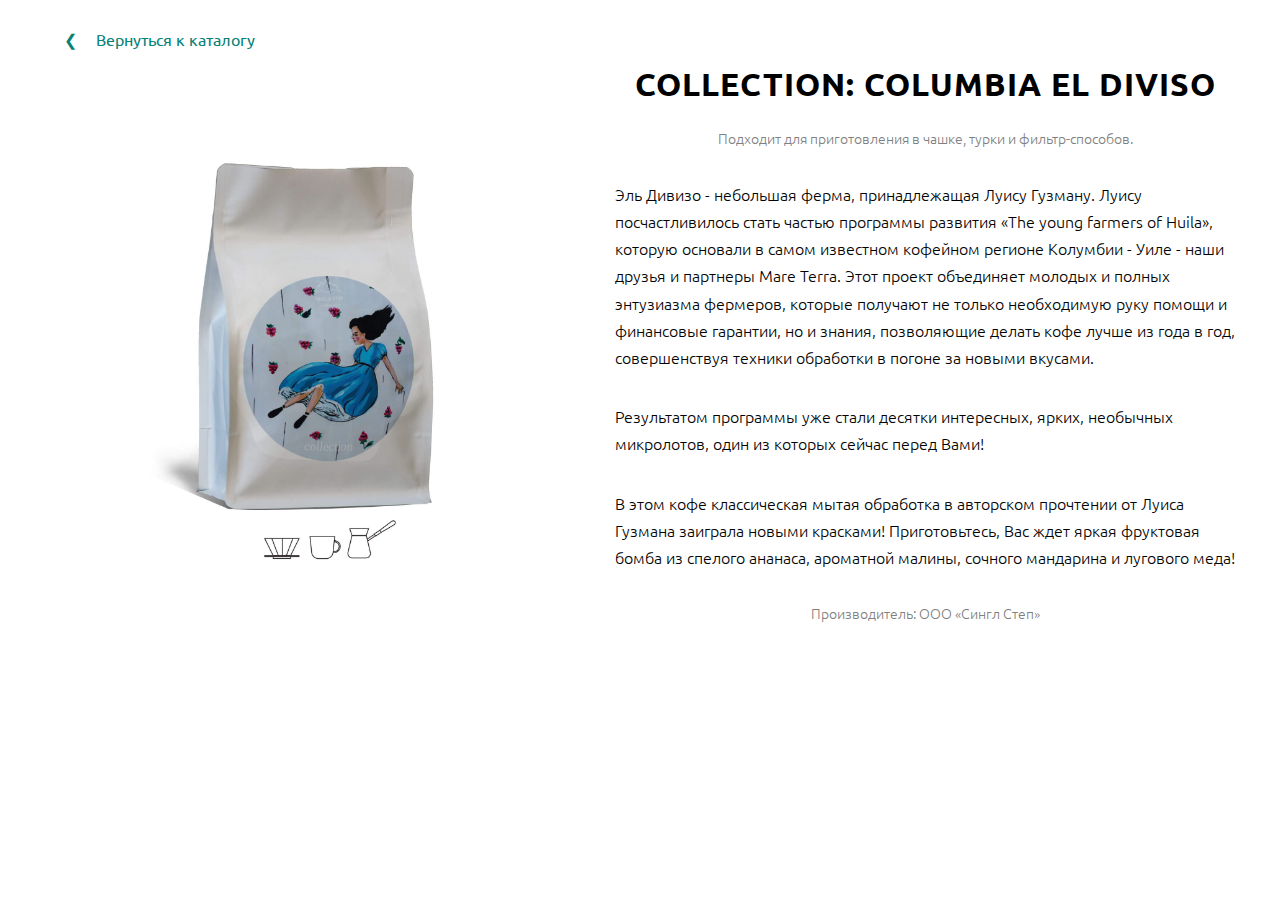
<file: shop-item_columbia-el-diviso.html>
<!DOCTYPE html>
<html lang="ru">

<head>
  <meta charset="utf-8">
  <meta name="viewport" content="width=device-width, initial-scale=1.0">
  <title>Collection: Columbia El Diviso</title>
  <link rel="stylesheet" href="styles/styles.css">
  <link rel="icon" href="images/favicon.ico">
  <link rel="preconnect" href="https://fonts.gstatic.com">
  <link href="https://fonts.googleapis.com/css2?family=Ubuntu:wght@300;400;700&display=swap" rel="stylesheet">
  <link rel="stylesheet" href="styles/animate.min.css">
</head>

<body>
  <a href="shop.html" class="to-catalog"><span>&#10094;</span> Вернуться к каталогу</a>
  <div class="content wow fadeInUp">
    <div class="content__text">
      <p class="content__title uppercase-header">Collection: Columbia El Diviso</p>
      <p class="small-text">Подходит для приготовления в чашке, турки и фильтр-способов.</p>
      <p>Эль Дивизо - небольшая ферма, принадлежащая Луису Гузману. Луису посчастливилось стать частью программы развития «The young farmers of Huila», которую основали в самом известном кофейном регионе Колумбии - Уиле - наши друзья и партнеры Mare
        Terra. Этот проект объединяет молодых и полных энтузиазма фермеров, которые получают не только необходимую руку помощи и финансовые гарантии, но и знания, позволяющие делать кофе лучше из года в год, совершенствуя техники обработки в погоне
        за новыми вкусами.</p>
      <p>Результатом программы уже стали десятки интересных, ярких, необычных микролотов, один из которых сейчас перед Вами!</p>
      <p>В этом кофе классическая мытая обработка в авторском прочтении от Луиса Гузмана заиграла новыми красками! Приготовьтесь, Вас ждет яркая фруктовая бомба из спелого ананаса, ароматной малины, сочного мандарина и лугового меда!</p>
      <p class="small-text">Производитель: ООО «Сингл Степ»</p>
    </div>
    <div class="content__image">
      <img src="images/content/Columbia_Collection.jpg" alt="Columbia-Сollection-coffee">
    </div>
  </div>

  <!-- scripts -->
  <script src="scripts/jquery-3.6.0.min.js"></script>
  <script src="scripts/script.js"></script>
  <script src="scripts/wow.min.js"></script>
</body>

</html>
</file>
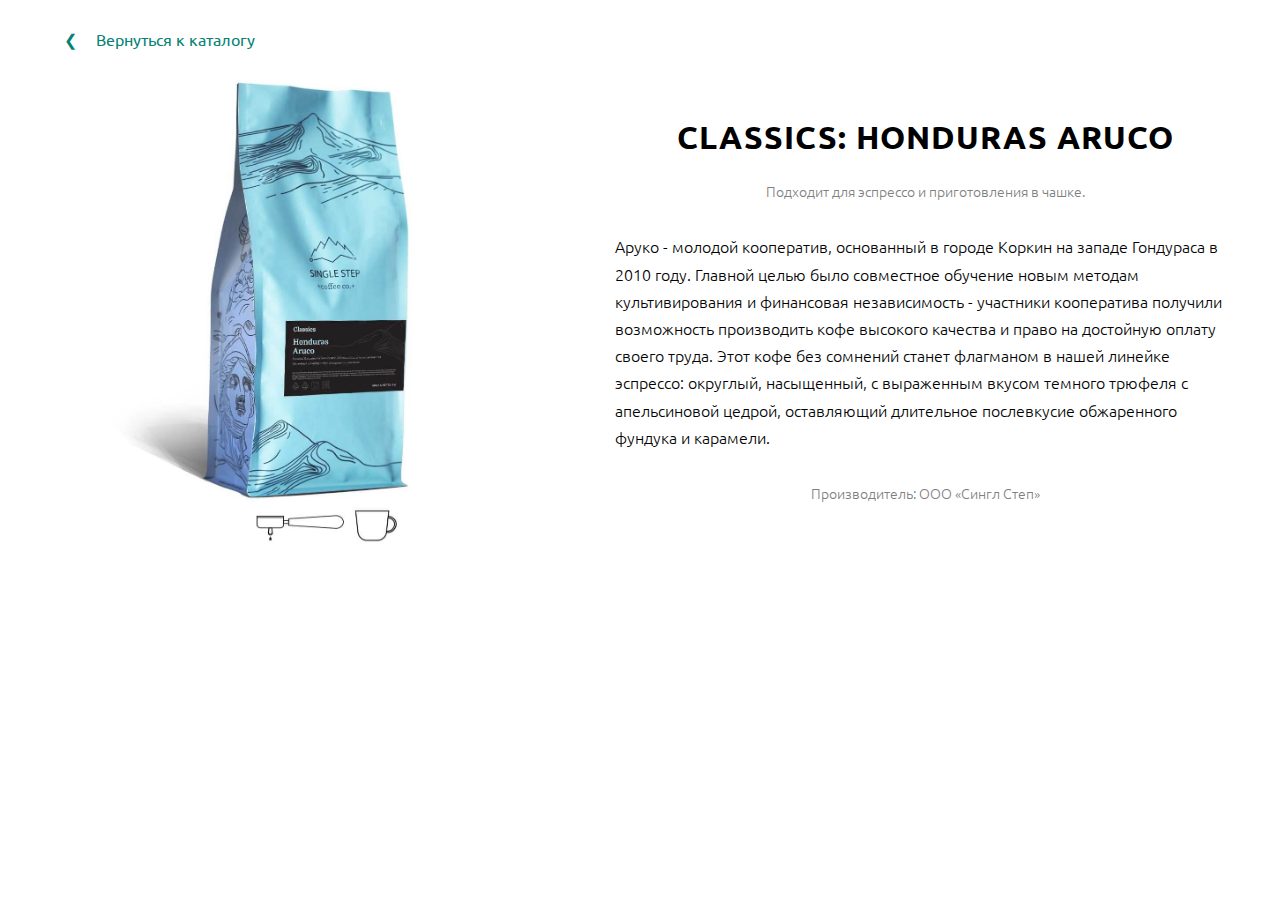
<file: shop-item_honduras-aruco.html>
<!DOCTYPE html>
<html lang="ru">

<head>
  <meta charset="utf-8">
  <meta name="viewport" content="width=device-width, initial-scale=1.0">
  <title>CLASSICS: HONDURAS ARUCO</title>
  <link rel="stylesheet" href="styles/styles.css">
  <link rel="icon" href="images/favicon.ico">
  <link rel="preconnect" href="https://fonts.gstatic.com">
  <link href="https://fonts.googleapis.com/css2?family=Ubuntu:wght@300;400;700&display=swap" rel="stylesheet">
  <link rel="stylesheet" href="styles/animate.min.css">
</head>

<body>
  <a href="shop.html" class="to-catalog"><span>&#10094;</span> Вернуться к каталогу</a>
  <div class="content wow fadeInUp">
    <div class="content__text">
      <p class="content__title uppercase-header">Classics: Honduras Aruco</p>
      <p class="small-text">Подходит для эспрессо и приготовления в чашке.</p>
      <p>Аруко - молодой кооператив, основанный в городе Коркин на западе Гондураса в 2010 году. Главной целью было совместное обучение новым методам культивирования и финансовая независимость - участники кооператива получили возможность производить
        кофе высокого качества и право на достойную оплату своего труда.
        Этот кофе без сомнений станет флагманом в нашей линейке эспрессо: округлый, насыщенный, с выраженным вкусом темного трюфеля с апельсиновой цедрой, оставляющий длительное послевкусие обжаренного фундука и карамели.</p>
      <p class="small-text">Производитель: ООО «Сингл Степ»</p>
    </div>
    <div class="content__image">
      <img src="images/content/Honduras_Aruco.jpg" alt="Honduras-Aruco-coffee">
    </div>
  </div>

  <!-- scripts -->
  <script src="scripts/jquery-3.6.0.min.js"></script>
  <script src="scripts/script.js"></script>
  <script src="scripts/wow.min.js"></script>
</body>

</html>
</file>
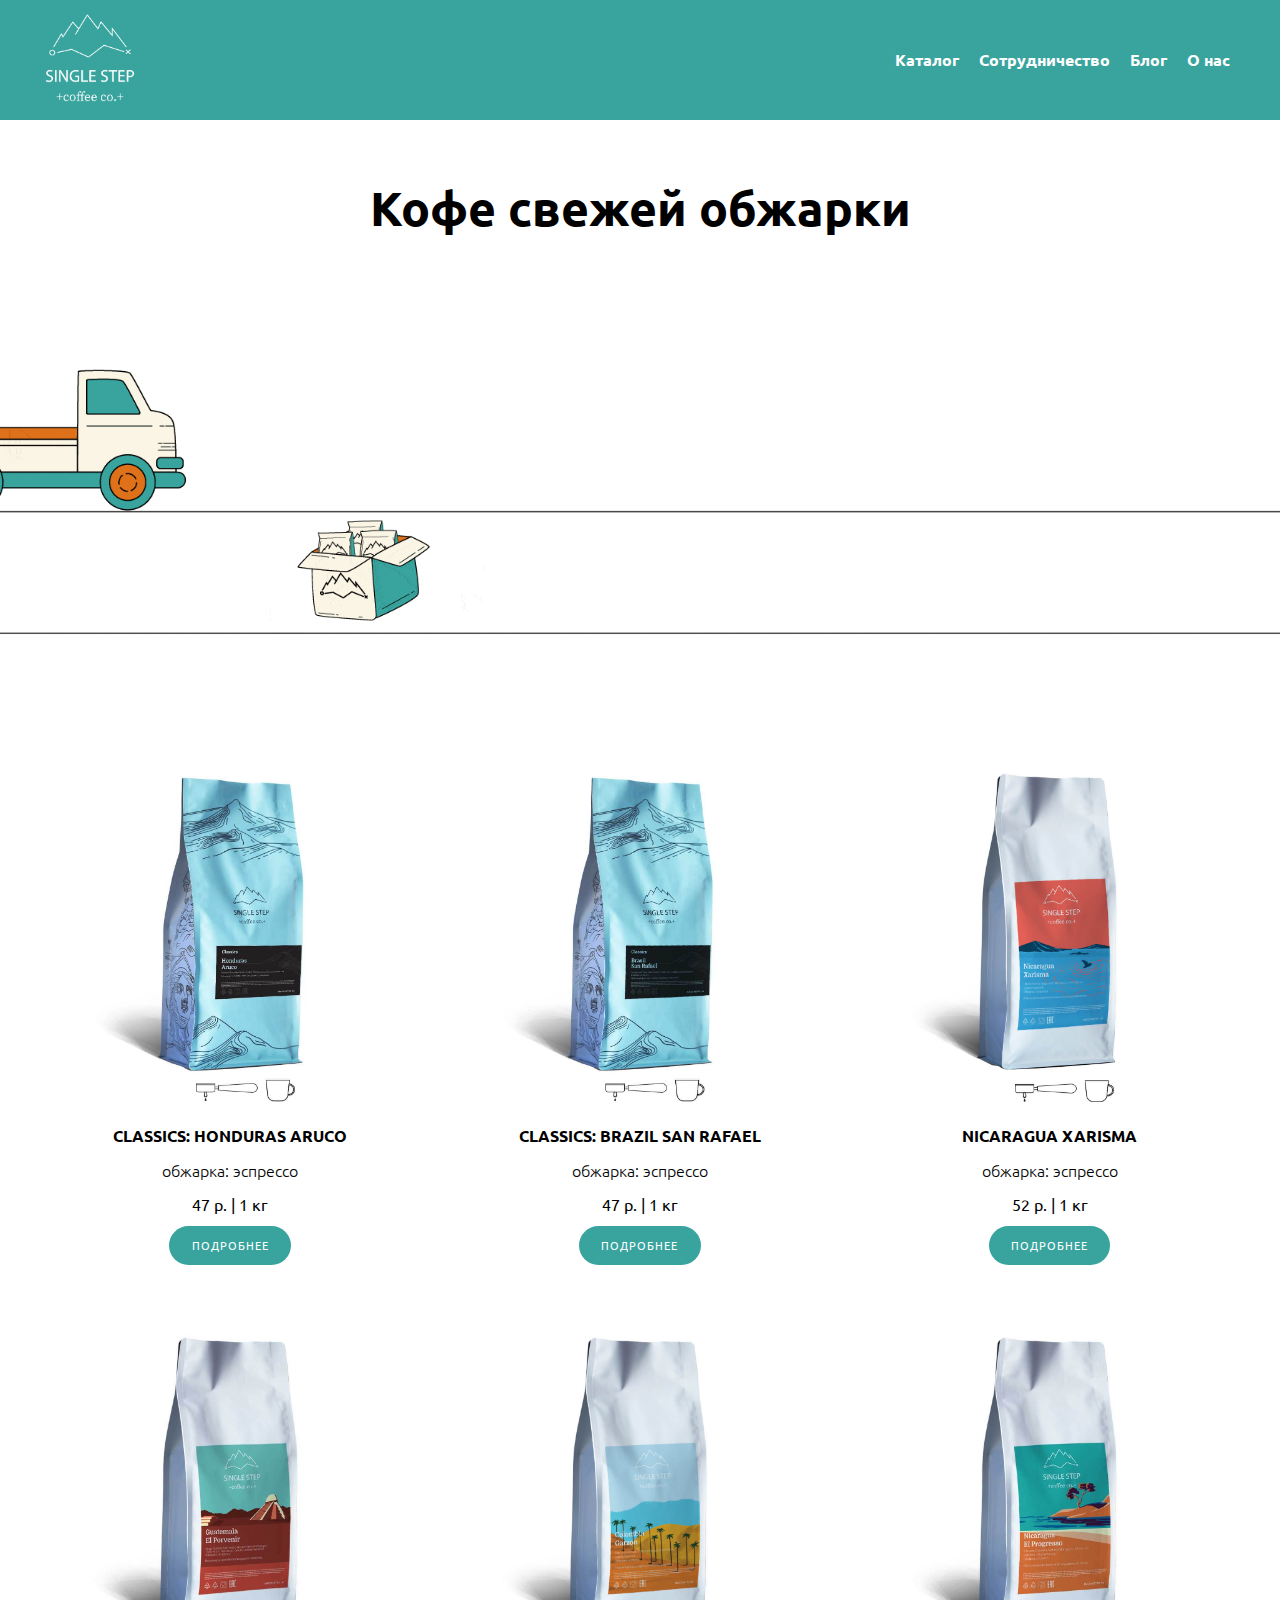
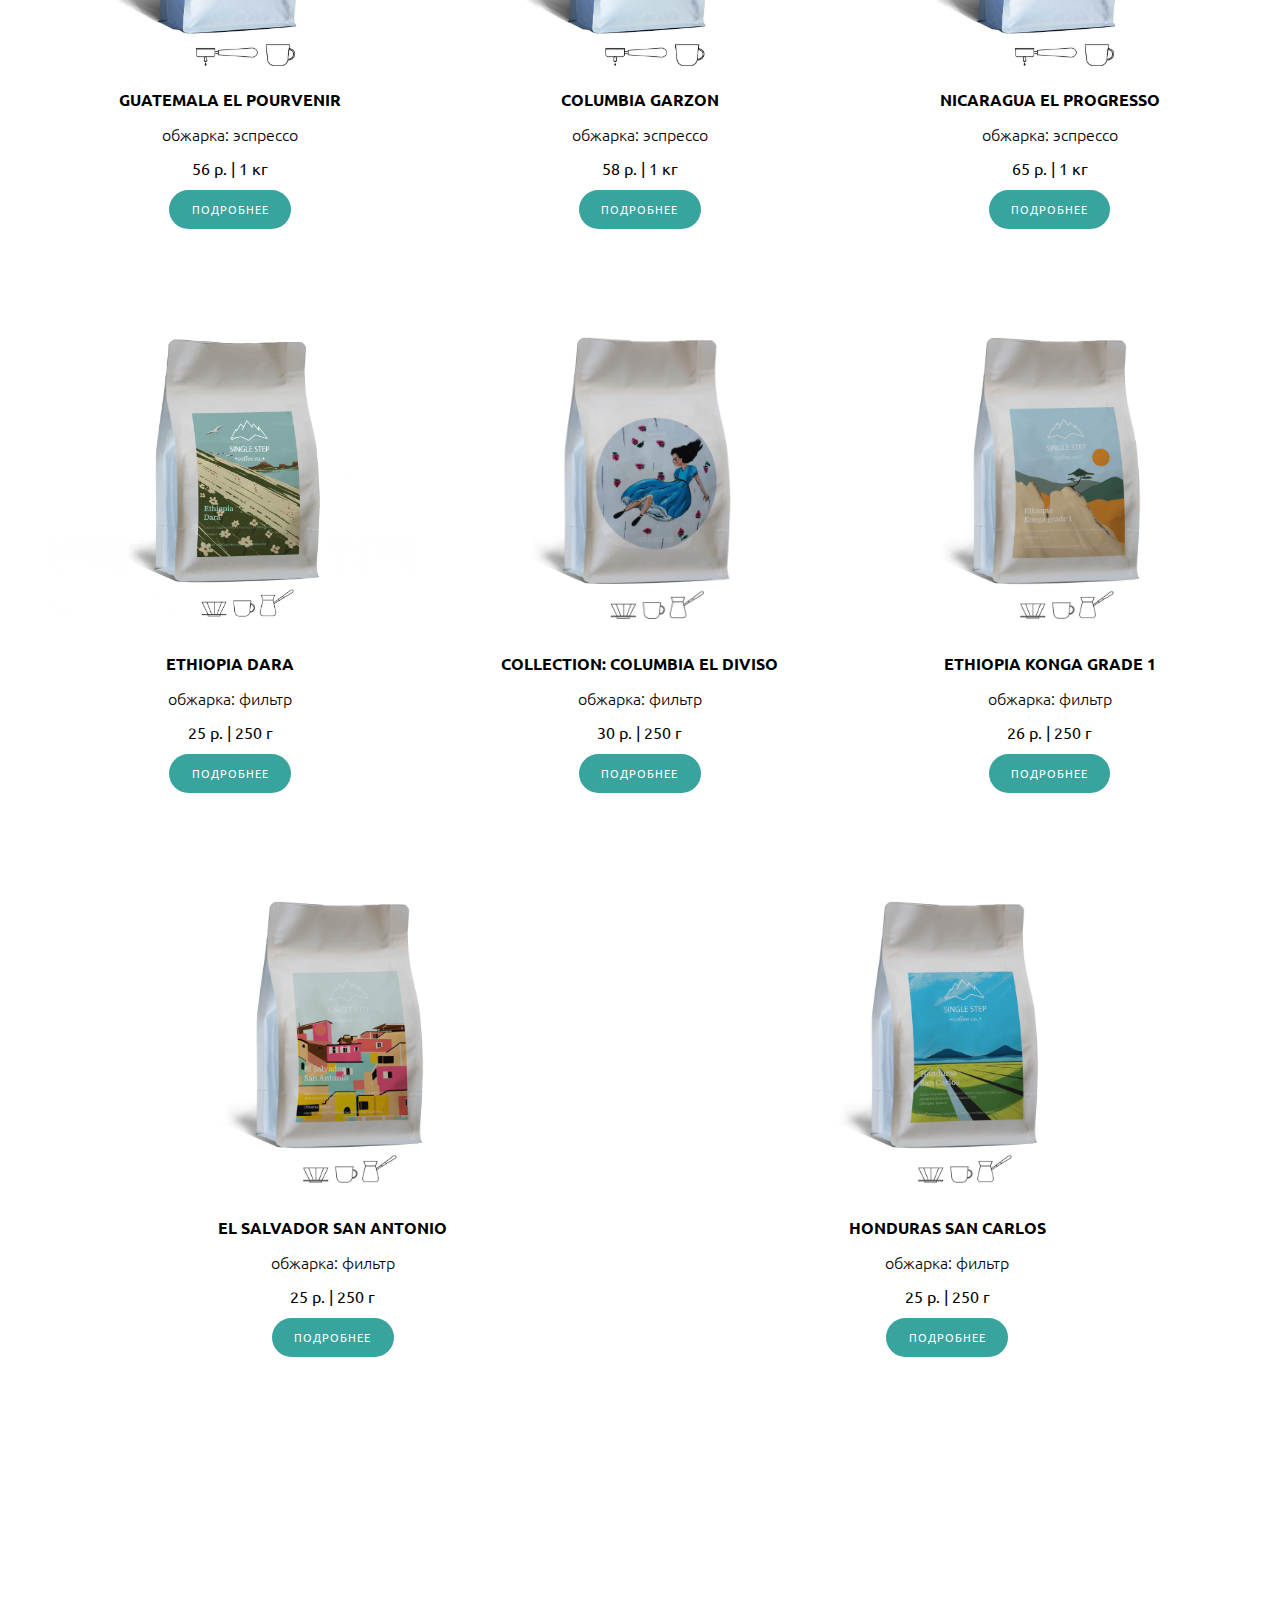
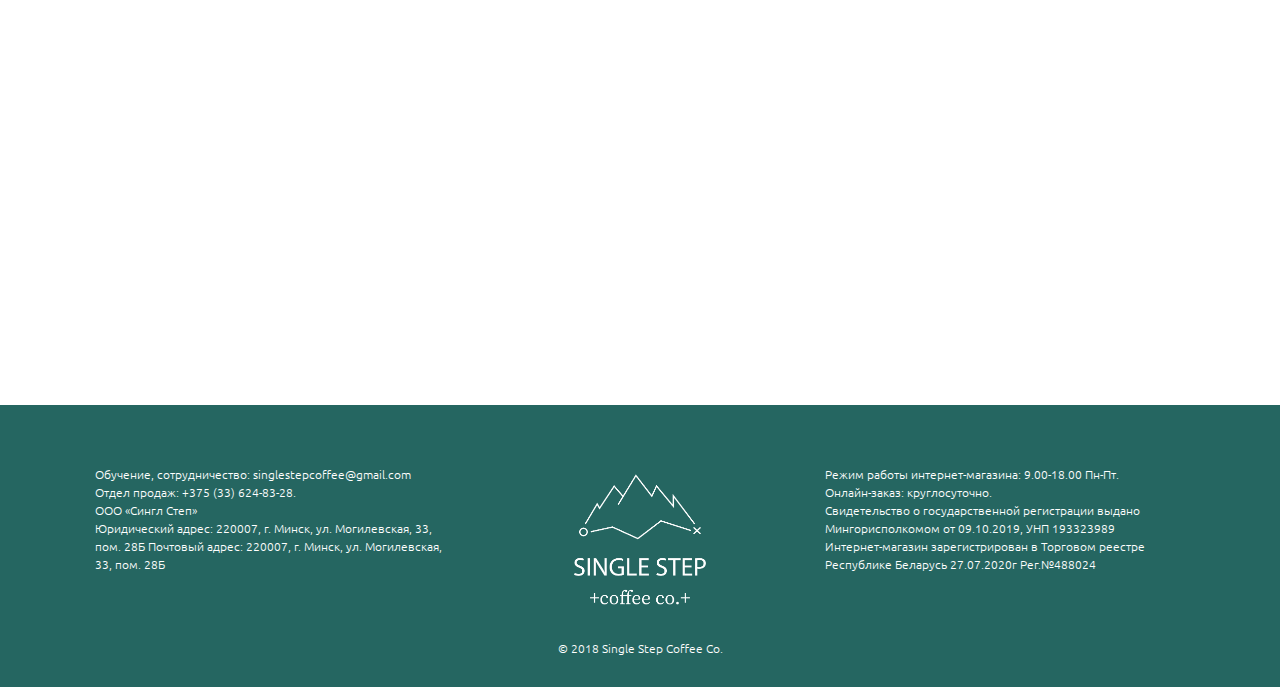
<file: shop.html>
<!DOCTYPE html>
<html lang="ru">

<head>
  <meta charset="utf-8">
  <meta name="viewport" content="width=device-width, initial-scale=1.0">
  <title>Спешелти кофе свежей обжарки</title>
  <link rel="stylesheet" href="styles/styles.css">
  <link rel="icon" href="images/favicon.ico">
  <link rel="preconnect" href="https://fonts.gstatic.com">
  <link href="https://fonts.googleapis.com/css2?family=Ubuntu:wght@300;400;700&display=swap" rel="stylesheet">
  <link rel="stylesheet" href="styles/animate.min.css">
</head>

<body>
  <div class="grid-container">
    <!-- header -->
    <header class="header">
      <a href="index.html"><img class="header__logo" src="images/logo.svg" alt="single-step-logo"></a>
      <a href="javascript: menuToggler();" class="menu__toggler">
        <span></span>
        <span></span>
        <span></span>
        <span></span>
      </a>
      <nav class="menu menu_vertical">
        <ul class="menu__list">
          <li class="menu__item"><a href="shop.html">Каталог</a></li>
          <li class="menu__item"><a href="cooperation.html">Сотрудничество</a></li>
          <li class="menu__item"><a href="blog.html">Блог</a></li>
          <li class="menu__item"><a href="about.html">О нас</a></li>
        </ul>
      </nav>
    </header>
    <!-- /header -->

    <!-- main -->
    <main>
      <h1>Кофе свежей обжарки</h1>
      <!-- banner -->
      <div class="banner">
        <img src="images/shop-banner.gif" alt="coffee-delivery-img">
      </div>

      <!-- shop product positions -->
      <div class="shop-container wow fadeInUp">
        <div class="shop-item">
          <img class="shop-item__image" src="images/content/Honduras_Aruco.jpg" alt="Honduras-Aruco-coffee">
          <div class="shop-item__title">Classics: Honduras Aruco</div>
          <div class="shop-item__subtitle">обжарка: эспрессо</div>
          <div class="shop-item__price">47 p. | 1 кг</div>
          <a href="shop-item_honduras-aruco.html" class="shop-item__button">Подробнее</a>
        </div>
        <div class="shop-item">
          <img class="shop-item__image" src="images/content/Brazil_San_Rafael.jpg" alt="Brazil-San-Rafael-coffee">
          <div class="shop-item__title">Classics: Brazil San Rafael</div>
          <div class="shop-item__subtitle">обжарка: эспрессо</div>
          <div class="shop-item__price">47 p. | 1 кг</div>
          <a href="#" class="shop-item__button">Подробнее</a>
        </div>
        <div class="shop-item">
          <img class="shop-item__image" src="images/content/Nicaragua_Xarisma.jpg" alt="Nicaragua-Xarisma-coffee">
          <div class="shop-item__title">Nicaragua Xarisma</div>
          <div class="shop-item__subtitle">обжарка: эспрессо</div>
          <div class="shop-item__price">52 p. | 1 кг</div>
          <a href="#" class="shop-item__button">Подробнее</a>
        </div>
        <div class="shop-item">
          <img class="shop-item__image" src="images/content/Guatemala_El_Pourvenir.jpg" alt="Guatemala-El-Pourvenir-coffee">
          <div class="shop-item__title">Guatemala El Pourvenir</div>
          <div class="shop-item__subtitle">обжарка: эспрессо</div>
          <div class="shop-item__price">56 p. | 1 кг</div>
          <a href="#" class="shop-item__button">Подробнее</a>
        </div>
        <div class="shop-item">
          <img class="shop-item__image" src="images/content/Columbia_Garzon.jpg" alt="Columbia-Garzon-coffee">
          <div class="shop-item__title">Columbia Garzon</div>
          <div class="shop-item__subtitle">обжарка: эспрессо</div>
          <div class="shop-item__price">58 p. | 1 кг</div>
          <a href="#" class="shop-item__button">Подробнее</a>
        </div>
        <div class="shop-item">
          <img class="shop-item__image" src="images/content/Nicaragua_El_Progresso.jpeg" alt="Nicaragua-El-Progresso-coffee">
          <div class="shop-item__title">Nicaragua El Progresso</div>
          <div class="shop-item__subtitle">обжарка: эспрессо</div>
          <div class="shop-item__price">65 p. | 1 кг</div>
          <a href="#" class="shop-item__button">Подробнее</a>
        </div>
        <div class="shop-item">
          <img class="shop-item__image" src="images/content/Ethiopia-Dara.gif" alt="Ethiopia-Dara-coffee">
          <div class="shop-item__title">Ethiopia Dara</div>
          <div class="shop-item__subtitle">обжарка: фильтр</div>
          <div class="shop-item__price">25 p. | 250 г</div>
          <a href="#" class="shop-item__button">Подробнее</a>
        </div>
        <div class="shop-item">
          <img class="shop-item__image" src="images/content/Columbia_Collection.jpg" alt="Columbia-Сollection-coffee">
          <div class="shop-item__title">Collection: Columbia El Diviso</div>
          <div class="shop-item__subtitle">обжарка: фильтр</div>
          <div class="shop-item__price">30 p. | 250 г</div>
          <a href="#" class="shop-item__button">Подробнее</a>
        </div>
        <div class="shop-item">
          <img class="shop-item__image" src="images/content/Ethiopia_Konga.jpg" alt="Ethiopia-Konga-coffee">
          <div class="shop-item__title">Ethiopia Konga Grade 1</div>
          <div class="shop-item__subtitle">обжарка: фильтр</div>
          <div class="shop-item__price">26 p. | 250 г</div>
          <a href="#" class="shop-item__button">Подробнее</a>
        </div>
        <div class="shop-item">
          <img class="shop-item__image" src="images/content/El_Salvador_San_Antonio.jpg" alt="El-Salvador-San-Antonio-coffee">
          <div class="shop-item__title">El Salvador San Antonio</div>
          <div class="shop-item__subtitle">обжарка: фильтр</div>
          <div class="shop-item__price">25 p. | 250 г</div>
          <a href="#" class="shop-item__button">Подробнее</a>
        </div>
        <div class="shop-item">
          <img class="shop-item__image" src="images/content/Honduras_San_Carlos.jpg" alt="Honduras-San-Carlos-coffee">
          <div class="shop-item__title">Honduras San Carlos</div>
          <div class="shop-item__subtitle">обжарка: фильтр</div>
          <div class="shop-item__price">25 p. | 250 г</div>
          <a href="#" class="shop-item__button">Подробнее</a>
        </div>
      </div>

      <!-- text note -->
      <div class="note text-centered wow fadeInUp">
        <hr>
        <div class="note__title">Качественный свежеобжаренный кофе, созданный специально для Вас!</div>
        <hr>
        <div class="note__text">
          В каждой чашке такого кофе – знакомство с теми, кто ежедневно отдает ему все силы и талант: фермеры, владельцы кооперативов, сборщики ягод, сортировщики. Кофе обжаривается на оборудовании лидеров индустрии, голландской компании Giesen, под
          контролем нашего руководителя отдела производства, Q-грейдера Виталия Фильмановича. Эта комбинация гарантирует: весь потенциал, бережно заложенный на ферме, в полной мере сохранится и раскроется удивительным ароматом и ярким вкусом!
        </div>
      </div>

      <!-- social media links -->
      <div class="socialmedia-icons wow fadeInUp">
        <a href="https://www.facebook.com/singlestepcoffee/" target="_blank">
          <svg class="socialmedia-icons__facebook" xmlns="http://www.w3.org/2000/svg" height="48px" width="48px" viewBox="0 0 48 48">
            <path fill="#39a49e"
              d="M47.761,24c0,13.121-10.638,23.76-23.758,23.76C10.877,47.76,0.239,37.121,0.239,24c0-13.124,10.638-23.76,23.764-23.76C37.123,0.24,47.761,10.876,47.761,24 M20.033,38.85H26.2V24.01h4.163l0.539-5.242H26.2v-3.083c0-1.156,0.769-1.427,1.308-1.427h3.318V9.168L26.258,9.15c-5.072,0-6.225,3.796-6.225,6.224v3.394H17.1v5.242h2.933V38.85z">
            </path>
          </svg>
        </a>
        <a href="https://www.instagram.com/singlestepcoffee/" target="_blank">
          <svg class="socialmedia-icons__instagram" xmlns="http://www.w3.org/2000/svg" height="48px" width="48px" viewBox="0 0 30 30">
            <path fill="#39a49e"
              d="M15,11.014 C12.801,11.014 11.015,12.797 11.015,15 C11.015,17.202 12.802,18.987 15,18.987 C17.199,18.987 18.987,17.202 18.987,15 C18.987,12.797 17.199,11.014 15,11.014 L15,11.014 Z M15,17.606 C13.556,17.606 12.393,16.439 12.393,15 C12.393,13.561 13.556,12.394 15,12.394 C16.429,12.394 17.607,13.561 17.607,15 C17.607,16.439 16.444,17.606 15,17.606 L15,17.606 Z">
            </path>
            <path fill="#39a49e" d="M19.385,9.556 C18.872,9.556 18.465,9.964 18.465,10.477 C18.465,10.989 18.872,11.396 19.385,11.396 C19.898,11.396 20.306,10.989 20.306,10.477 C20.306,9.964 19.897,9.556 19.385,9.556 L19.385,9.556 Z"></path>
            <path fill="#39a49e"
              d="M15.002,0.15 C6.798,0.15 0.149,6.797 0.149,15 C0.149,23.201 6.798,29.85 15.002,29.85 C23.201,29.85 29.852,23.202 29.852,15 C29.852,6.797 23.201,0.15 15.002,0.15 L15.002,0.15 Z M22.666,18.265 C22.666,20.688 20.687,22.666 18.25,22.666 L11.75,22.666 C9.312,22.666 7.333,20.687 7.333,18.28 L7.333,11.734 C7.333,9.312 9.311,7.334 11.75,7.334 L18.25,7.334 C20.688,7.334 22.666,9.312 22.666,11.734 L22.666,18.265 L22.666,18.265 Z">
            </path>
          </svg>
        </a>
      </div>
    </main>
    <!-- main -->

    <!-- footer -->
    <footer class="footer">
      <div class="footer__flex-container">
        <div class="footer__content">
          Обучение, cотрудничество: singlestepcoffee@gmail.com<br>
          Отдел продаж: +375 (33) 624-83-28.<br>
          ООО «Сингл Степ»<br>
          Юридический адрес: 220007, г. Минск, ул. Могилевская, 33, пом. 28Б
          Почтовый адрес: 220007, г. Минск, ул. Могилевская, 33, пом. 28Б
        </div>
        <div class="footer__logo">
          <img src="images/logo.svg" alt="single-step-logo">
        </div>
        <div class="footer__content">
          Режим работы интернет-магазина: 9.00-18.00 Пн-Пт.<br>
          Онлайн-заказ: круглосуточно.<br>
          Свидетельство о государственной регистрации выдано Мингорисполкомом от 09.10.2019, УНП 193323989<br>
          Интернет-магазин зарегистрирован в Торговом реестре Республике Беларусь 27.07.2020г Рег.№488024
        </div>
      </div>
      <div class="footer__copy">&copy; 2018 Single Step Coffee Co.</div>
    </footer>
    <!-- /footer -->
  </div>

  <!-- scripts -->
  <script src="scripts/jquery-3.6.0.min.js"></script>
  <script src="scripts/script.js"></script>
  <script src="scripts/wow.min.js"></script>
</body>

</html>
</file>
<file: styles/styles.css>
/*
* Prefixed by https://autoprefixer.github.io
* PostCSS: v7.0.29,
* Autoprefixer: v9.7.6
* Browsers: last 4 version
*/

body {
  font-family: 'Ubuntu', Arial, sans-serif;
  font-size: 1em;
  line-height: 1.5;
  margin: 0;
  padding: 0;
}

.grid-container {
  display: -ms-grid;
  display: grid;
  -ms-grid-rows: 120px auto auto;
  -ms-grid-columns: 1fr;
      grid-template: 120px auto auto / 1fr;
  height: 100vh; /* to stick the footer to the bottom */
}

h1 {
  font-size: 3em;
  text-align: center;
  margin: 4% 0 0;
}

h2 {
  font-size: 2em;
  text-align: center;
  margin: 1% 0;
}

h3 {
  background-color: #39a49e;
  color: #fff;
  font-size: 2em;
  text-align: center;
  text-shadow: -5px 2px 10px #256661;
  padding: 20px 0;
  border-top: 6px double #fff;
}

/* Header */
.header {
  background-color: #39a49e;
  display: -webkit-box;
  display: -ms-flexbox;
  display: flex;
  -webkit-box-pack: justify;
      -ms-flex-pack: justify;
          justify-content: space-between;
  -webkit-box-align: center;
      -ms-flex-align: center;
          align-items: center;
  padding: 10px 40px;
  position: relative;
}

.header__logo {
  height: 100px;
}

.menu__list {
  list-style: none;
  display: -webkit-box;
  display: -ms-flexbox;
  display: flex;
  margin: 0;
  padding: 0;
  color: #fff;
  font-weight: bold;
}

.menu__item {
  padding: 7px 10px;
  margin: 0;
}

.menu__item a {
  text-decoration: none;
  color: #fff;
}

.menu__item a:hover {
  color: #256661;
  text-shadow: 0 1px 3px #fff;
}

.menu__item a:active {
  color: #df7018;
  text-shadow: none;
}

/* Main */
.banner {
  margin-bottom: 2%;
}

.banner img {
  width: 100%;
}

.slogan {
  color: #df7018;
  font-weight: bold;
  text-transform: uppercase;
  letter-spacing: 1px;
  text-align: center;
  margin: 40px 0;
  padding: 0 40px;
}

/* Content filling with text and image on the side */
.content {
  display: -webkit-box;
  display: -ms-flexbox;
  display: flex;
  -webkit-box-align: center;
      -ms-flex-align: center;
          align-items: center;
  -ms-flex-pack: distribute;
      justify-content: space-around;
  font-weight: 300;
  line-height: 1.7;
  padding: 20px;
}

.content__text, .content__image {
  max-width: 50%;
  margin: 2%;
}

.content__text {
  display: -webkit-box;
  display: -ms-flexbox;
  display: flex;
  -webkit-box-orient: vertical;
  -webkit-box-direction: normal;
      -ms-flex-direction: column;
          flex-direction: column;
  -webkit-box-align: center;
      -ms-flex-align: center;
          align-items: center;
}

.content__image img {
  max-width: 100%;
}

.content__title {
  font-size: 2em;
  font-weight: bold;
  text-align: center;
  letter-spacing: 1px;
  margin: 2% 0 0;
}

.content hr {
  border: 2px solid #df7018;
  margin: 5% auto;
  width: 15%;
}

.content:nth-child(even) {
  -webkit-box-orient: horizontal;
  -webkit-box-direction: reverse;
      -ms-flex-direction: row-reverse;
          flex-direction: row-reverse;
}

/* Text content throughout pages */
.text, .text-centered {
  font-weight: 300;
  font-size: 1.2em;
  line-height: 1.7;
}

.text {
  margin: 4% 10%;
}

.text-centered {
  text-align: center;
}

.small-text {
  font-size: 0.9em;
  color: grey;
}

/* styling notes at the end of Shop Page*/
.note hr {
  border: 4px solid #faf5e4;
  width: 20%;
}

.note__title {
  font-size: 1.7em;
  margin: 2%;
}

.note__text {
  margin: 5% 20%;
}

/* Blog monochrome theme content */
.blog-content {
  -webkit-box-orient: vertical;
  -webkit-box-direction: reverse;
      -ms-flex-direction: column-reverse;
          flex-direction: column-reverse;
}

.blog-content .content {
  -webkit-box-orient: horizontal;
  -webkit-box-direction: reverse;
      -ms-flex-direction: row-reverse;
          flex-direction: row-reverse;
}

.blogpost-title {
  font-weight: bold;
  font-size: 1.2em;
  margin: 0;
}

.blog-content hr {
  border: 2px solid grey;
  width: 10%;
}

.blog-content span {
  font-weight: bold;
  text-transform: uppercase;
}

/* Blog article */
.uppercase-header {
  text-transform: uppercase;
}

.video-wrap {
  position: relative;
  padding-bottom: 40%;
  margin: 5% 10%;
}

.video-wrap iframe {
  position: absolute;
  top: 0;
  left: 0;
  width: 100%;
  height: 100%;
  border: 0;
}

/* Styling shop card for products */
.shop-container {
  display: -webkit-box;
  display: -ms-flexbox;
  display: flex;
  -ms-flex-wrap: wrap;
      flex-wrap: wrap;
  -ms-flex-pack: distribute;
      justify-content: space-around;
  margin: 4% 2%;
}

.shop-item {
  display: -webkit-box;
  display: -ms-flexbox;
  display: flex;
  -webkit-box-orient: vertical;
  -webkit-box-direction: normal;
      -ms-flex-direction: column;
          flex-direction: column;
  -webkit-box-align: center;
      -ms-flex-align: center;
          align-items: center;
  -webkit-box-pack: justify;
      -ms-flex-pack: justify;
          justify-content: space-between;
  margin: 2% 0;
  width: 30%;
}

.shop-item div {
  margin: 5px 0;
}

.shop-item__image {
  width: 100%;
}

.shop-item__title {
  font-weight: bold;
  text-align: center;
  text-transform: uppercase;
}

.shop-item__subtitle {
  font-weight: 300;
}

.shop-item__button {
  background-color: #39a49e;
  color: white;
  cursor: pointer;
  border-radius: 50px;
  font-size: 0.7em;
  letter-spacing: 1px;
  text-transform: uppercase;
  text-align: center;
  text-decoration: none;
  padding: 1em 2em;
  margin-top: 5px;
  -webkit-transition: background-color .3s ease, -webkit-box-shadow .3s ease;
  transition: background-color .3s ease, -webkit-box-shadow .3s ease;
  -o-transition: background-color .3s ease, box-shadow .3s ease;
  transition: background-color .3s ease, box-shadow .3s ease;
  transition: background-color .3s ease, box-shadow .3s ease, -webkit-box-shadow .3s ease;
}

.shop-item__button:hover {
  background-color: #068276;
  -webkit-box-shadow: 0 10px 10px rgba(0, 0, 0, 0.2);
          box-shadow: 0 10px 10px rgba(0, 0, 0, 0.2);
}

.shop-item__button:active {
  -webkit-box-shadow: 0 10px 20px rgba(255, 255, 255, 0.5) inset, 0 5px 10px rgba(0, 0, 0, 0.4);
          box-shadow: 0 10px 20px rgba(255, 255, 255, 0.5) inset, 0 5px 10px rgba(0, 0, 0, 0.4);
}

.shop-item_index-page {
  width: 20%;
}

.to-catalog {
  text-decoration: none;
  color: #068276;
  position: absolute;
  top: 3%;
  left: 5%;
}

.to-catalog span {
  padding-right: 15px;
}


/* Buttons */
/* primary button to other pages */
.btn-primary-wrap {
  display: -webkit-box;
  display: -ms-flexbox;
  display: flex;
  -webkit-box-pack: center;
      -ms-flex-pack: center;
          justify-content: center;
  margin: 1% 0;
}

.btn-primary {
  background-color: white;
  color: #df7018;
  cursor: pointer;
  font-size: 1.2em;
  font-weight: bold;
  font-variant: small-caps;
  letter-spacing: 1px;
  border: 2px solid #df7018;
  outline: none;
  padding: 1em 2em;
  position: relative;
  z-index: 1;
}

.btn-primary::before {
  content: '';
  position: absolute;
  display: block;
  top: 0;
  left: 50%;
  width: 0;
  height: 100%;
  background: #df7018;
  -webkit-transform: translateX(-50%);
      -ms-transform: translateX(-50%);
          transform: translateX(-50%);
  -webkit-transition: width 0.4s ease-in-out;
  -o-transition: width 0.4s ease-in-out;
  transition: width 0.4s ease-in-out;
  z-index: -1;
}

.btn-primary:hover {
  color: white;
}

.btn-primary:hover::before {
  width: 101%;
}

.btn-primary:active {
  -webkit-box-shadow: 0 10px 10px rgba(0, 0, 0, 0.2);
          box-shadow: 0 10px 10px rgba(0, 0, 0, 0.2);
}

/* blog theme button */
.btn-blog {
  background-color: #000;
  color: #fff;
  border: none;
  font-variant: normal;
  margin-top: 20%;
}

/* Cooperation form */
.cooperation-form {
  display: -webkit-box;
  display: -ms-flexbox;
  display: flex;
  -ms-flex-wrap: wrap;
      flex-wrap: wrap;
  -webkit-box-pack: center;
      -ms-flex-pack: center;
          justify-content: center;
}

.cooperation-form label {
  display: -webkit-box;
  display: -ms-flexbox;
  display: flex;
  -webkit-box-orient: vertical;
  -webkit-box-direction: normal;
      -ms-flex-direction: column;
          flex-direction: column;
  color: #df7018;
  width: 35%;
  margin: 5px 10px;
}

.cooperation-form input {
  background-color: #faf5e4;
  color: #256661;
  border: none;
  outline: none;
  padding: 15px;
}

.cooperation-form input:focus {
  border: 1px solid #df7018;
}

.cooperation-form input[type="submit"] {
  background-color: #df7018;
  color: #fff;
  cursor: pointer;
  font-weight: bold;
  letter-spacing: 1px;
  margin: 2% 0 4%;
  width: 30%;
}

/* Social media icons */
.socialmedia-icons {
  display: -webkit-box;
  display: -ms-flexbox;
  display: flex;
  -webkit-box-pack: center;
      -ms-flex-pack: center;
          justify-content: center;
}

.socialmedia-icons__facebook, .socialmedia-icons__instagram {
  margin: 20px 5px;
}

.socialmedia-icons a:hover path[fill="#39a49e"] {
  fill: #256661;
}

.socialmedia-icons a:active path[fill="#39a49e"] {
  fill: #df7018;
}

/* Styling slider */
/* Slick slider styles*/
.slick-track {
  display: -webkit-box;
  display: -ms-flexbox;
  display: flex;
  -webkit-box-align: start;
      -ms-flex-align: start;
          align-items: flex-start;
}

.slick-list {
  overflow: hidden;
}

/* slick slider arrows */
.slider .slick-arrow {
  position: absolute;
  top: 50%;
  margin: -25px 0 0 0;
  padding: 0;
  z-index: 10;
  font-size: 0;
  width: 50px;
  height: 50px;
  border: none;
  outline: none;
}

.slider .slick-arrow.slick-prev {
  left: 0;
  background: url('../images/left-arrow.svg') 0 0 / 100% no-repeat;
}

.slider .slick-arrow.slick-next {
  right: 0;
  background: url('../images/right-arrow.svg') 0 0 / 100% no-repeat;
}

/* slick slider dots */
.slider .slick-dots {
  display: -webkit-box;
  display: -ms-flexbox;
  display: flex;
  -webkit-box-pack: center;
      -ms-flex-pack: center;
          justify-content: center;
  -webkit-box-align: center;
      -ms-flex-align: center;
          align-items: center;
  padding: 0;
}

.slider .slick-dots li {
  list-style: none;
  padding: 0;
  margin: 0 5px;
}

.slider .slick-dots button {
  background-color: #39a49e;
  font-size: 0;
  height: 4px;
  width: 40px;
  border: none;
  outline: none;
}

.slider .slick-dots .slick-active button {
  background-color: #df7018;
}

/* Slider's slide design */
.slider {
  position: relative;
  max-width: 90vw;
  margin: 0 auto;
  font-size: 1.1em;
  font-weight: 300;
}

.slider__item {
  display: -webkit-box;
  display: -ms-flexbox;
  display: flex;
  -webkit-box-align: center;
      -ms-flex-align: center;
          align-items: center;
  -webkit-box-pack: space-evenly;
      -ms-flex-pack: space-evenly;
          justify-content: space-evenly;
  margin: 0 80px;
  outline: none;
}

.slider__image, .slider__description {
  margin: 4% 2%;
  min-width: 0;
}

.slider__description {
  max-width: 60%;
}

.slider__image {
  max-width: 40%;
}

.slider__image img {
  width: 100%;
}

img.rounded {
  -o-object-fit: cover;
     object-fit: cover;
  border-radius: 50%;
}

.slider__heading {
  font-size: 1.8em;
  text-align: center;
  font-weight: bold;
}

/* Footer */
.footer {
  display: -webkit-box;
  display: -ms-flexbox;
  display: flex;
  -webkit-box-orient: vertical;
  -webkit-box-direction: normal;
      -ms-flex-direction: column;
          flex-direction: column;
  -webkit-box-pack: end;
      -ms-flex-pack: end;
          justify-content: flex-end;
  background-color: #256661;
  color: #fff;
  font-size: 12px;
  font-weight: 300;
  padding: 60px 40px 20px;
}

.footer__flex-container {
  display: -webkit-box;
  display: -ms-flexbox;
  display: flex;
  -ms-flex-pack: distribute;
      justify-content: space-around;
}

.footer__content {
  width: 30%;
}

.footer__logo {
  width: 150px;
}

.footer__copy {
  display: -webkit-box;
  display: -ms-flexbox;
  display: flex;
  -webkit-box-pack: center;
      -ms-flex-pack: center;
          justify-content: center;
  margin: 20px 0 10px;
}

@media (max-width: 768px) {
  /* Header */
  .menu {
    background-color: #39a49e;
  }

  .menu_vertical {
    display: none;
    position: absolute;
    top: 100%;
    left: 0;
    right: 0;
  }

  .opened {
    display: block;
  }

  .menu__list {
    display: -webkit-box;
    display: -ms-flexbox;
    display: flex;
    -webkit-box-orient: vertical;
    -webkit-box-direction: normal;
        -ms-flex-direction: column;
            flex-direction: column;
    -webkit-box-align: center;
        -ms-flex-align: center;
            align-items: center;
  }

  .menu__item {
    display: -webkit-box;
    display: -ms-flexbox;
    display: flex;
    -webkit-box-pack: center;
        -ms-flex-pack: center;
            justify-content: center;
    width: 100%;
    padding: 7px 0;
  }

  .menu__item:hover {
    background: -webkit-gradient(linear, left top, left bottom, from(rgba(255, 255, 255, 0.5)), to(rgba(255, 255, 255, 0.5)));
    background: -o-linear-gradient(rgba(255, 255, 255, 0.5), rgba(255, 255, 255, 0.5));
    background: linear-gradient(rgba(255, 255, 255, 0.5), rgba(255, 255, 255, 0.5));
  }

  /* bureger menu animation */
  .menu__toggler {
    height: 42px;
    width: 42px;
    color: #fff;
    position: relative;
    -webkit-transform: rotate(0deg);
        -ms-transform: rotate(0deg);
            transform: rotate(0deg);
    -webkit-transition: .5s ease-in-out;
    -o-transition: .5s ease-in-out;
    transition: .5s ease-in-out;
    cursor: pointer;
  }

  .menu__toggler span {
    display: block;
    position: absolute;
    height: 5px;
    width: 100%;
    background: #fff;
    border-radius: 5px;
    opacity: 1;
    left: 0;
    -webkit-transform: rotate(0deg);
        -ms-transform: rotate(0deg);
            transform: rotate(0deg);
    -webkit-transition: .25s ease-in-out;
    -o-transition: .25s ease-in-out;
    transition: .25s ease-in-out;
  }

  .menu__toggler span:nth-child(1) {
    top: 0;
  }

  .menu__toggler span:nth-child(2), .menu__toggler span:nth-child(3){
    top: 16px;
  }

  .menu__toggler span:nth-child(4) {
    top: 32px;
  }

  .menu__toggler.open span:nth-child(1) {
    top: 16px;
    width: 0;
    left: 50%;
  }

  .menu__toggler.open span:nth-child(2) {
    -webkit-transform: rotate(45deg);
        -ms-transform: rotate(45deg);
            transform: rotate(45deg);
  }

  .menu__toggler.open span:nth-child(3) {
    -webkit-transform: rotate(-45deg);
        -ms-transform: rotate(-45deg);
            transform: rotate(-45deg);
  }

  .menu__toggler.open span:nth-child(4) {
    top: 16px;
    width: 0;
    left: 50%;
  }

  /* Shop */
  .shop-item {
    -webkit-box-flex: 0;
        -ms-flex: 0 0 50%;
            flex: 0 0 50%;
    margin: 20px 0;
  }

  .shop-item__button {
    width: 60%;
  }

  /* Content */
  .content,
  .content:nth-child(even),
  .blog-content .content {
    -webkit-box-orient: vertical;
    -webkit-box-direction: normal;
        -ms-flex-direction: column;
            flex-direction: column;
    margin: 5% 10%;
  }

  .content__text, .content__image {
    min-width: 100%;
  }

  .content .content__text {
    -webkit-box-ordinal-group: 2;
        -ms-flex-order: 1;
            order: 1;
  }

  /* Cooperation form */
  .cooperation-form label {
    width: 100%;
    margin: 2% 10%;
  }

  .cooperation-form input[type="submit"] {
    width: 50%;
  }

  /* Slider */
  .slider__item {
    -webkit-box-orient: vertical;
    -webkit-box-direction: normal;
        -ms-flex-direction: column;
            flex-direction: column;
    margin: 0;
  }

  .slider__image, .slider__description {
    margin: 1% 0;
    min-width: 0;
  }

  .slider .slick-arrow {
    width: 30px;
  }

  /* Footer */
  .footer__flex-container {
    -webkit-box-orient: vertical;
    -webkit-box-direction: normal;
        -ms-flex-direction: column;
            flex-direction: column;
    font-size: 14px;
  }

  .footer__flex-container div {
    width: 100%;
  }

  .footer__logo img {
    width: 150px;
  }

  .footer__content {
    display: -webkit-box;
    display: -ms-flexbox;
    display: flex;
    -webkit-box-ordinal-group: 2;
        -ms-flex-order: 1;
            order: 1;
    margin: 20px 0;
  }

  .footer__logo {
    display: -webkit-box;
    display: -ms-flexbox;
    display: flex;
    -webkit-box-pack: center;
        -ms-flex-pack: center;
            justify-content: center;
    -webkit-box-ordinal-group: 3;
        -ms-flex-order: 2;
            order: 2;
  }
}

@media (max-width: 480px) {
  .shop-item {
    -ms-flex-preferred-size: 100%;
        flex-basis: 100%;
  }
}
</file>
